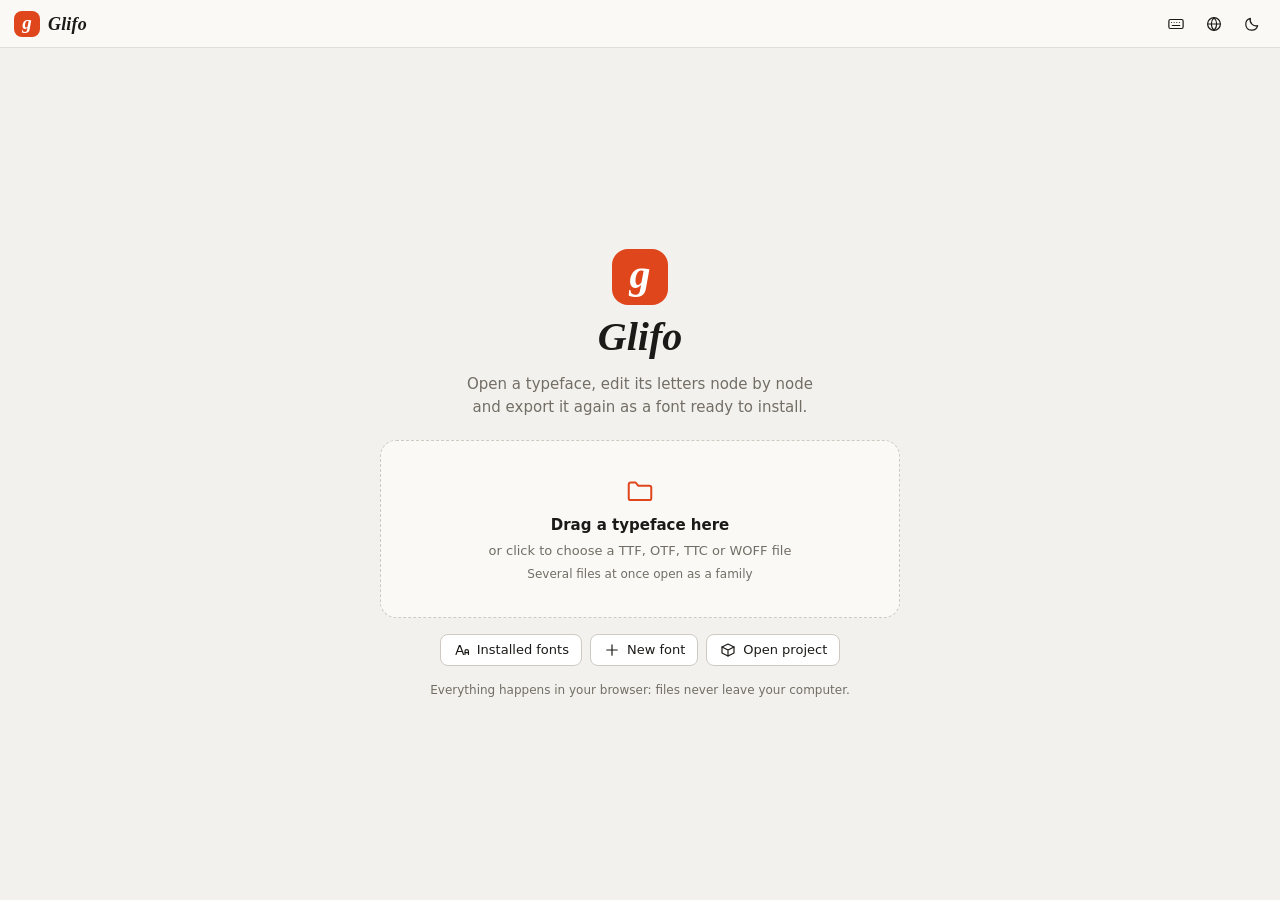
<file: index.html>
<!doctype html>
<html lang="es">
  <head>
    <meta http-equiv="Content-Security-Policy" content="default-src &#39;self&#39;; script-src &#39;self&#39; &#39;wasm-unsafe-eval&#39;; style-src &#39;self&#39;; img-src &#39;self&#39; data: blob:; font-src &#39;self&#39; data: blob:; connect-src &#39;self&#39;; worker-src &#39;self&#39; blob:; object-src &#39;none&#39;; base-uri &#39;self&#39;; form-action &#39;none&#39;">
    <meta name="referrer" content="no-referrer">

    <meta charset="UTF-8" />
    <meta name="viewport" content="width=device-width, initial-scale=1.0" />
    <meta name="color-scheme" content="light dark" />
    <meta name="description" content="Editor vectorial de tipografías: abre una fuente, edita sus glifos y vuelve a exportarla." />
    <link rel="icon" type="image/svg+xml" href="./favicon.svg" />
    <title>Glifo — editor de tipografías</title>
    <script type="module" crossorigin src="./assets/index-DFVMML_2.js"></script>
    <link rel="stylesheet" crossorigin href="./assets/index-tIXLV8lD.css">
  </head>
  <body>
    <div id="app"></div>
  </body>
</html>
</file>
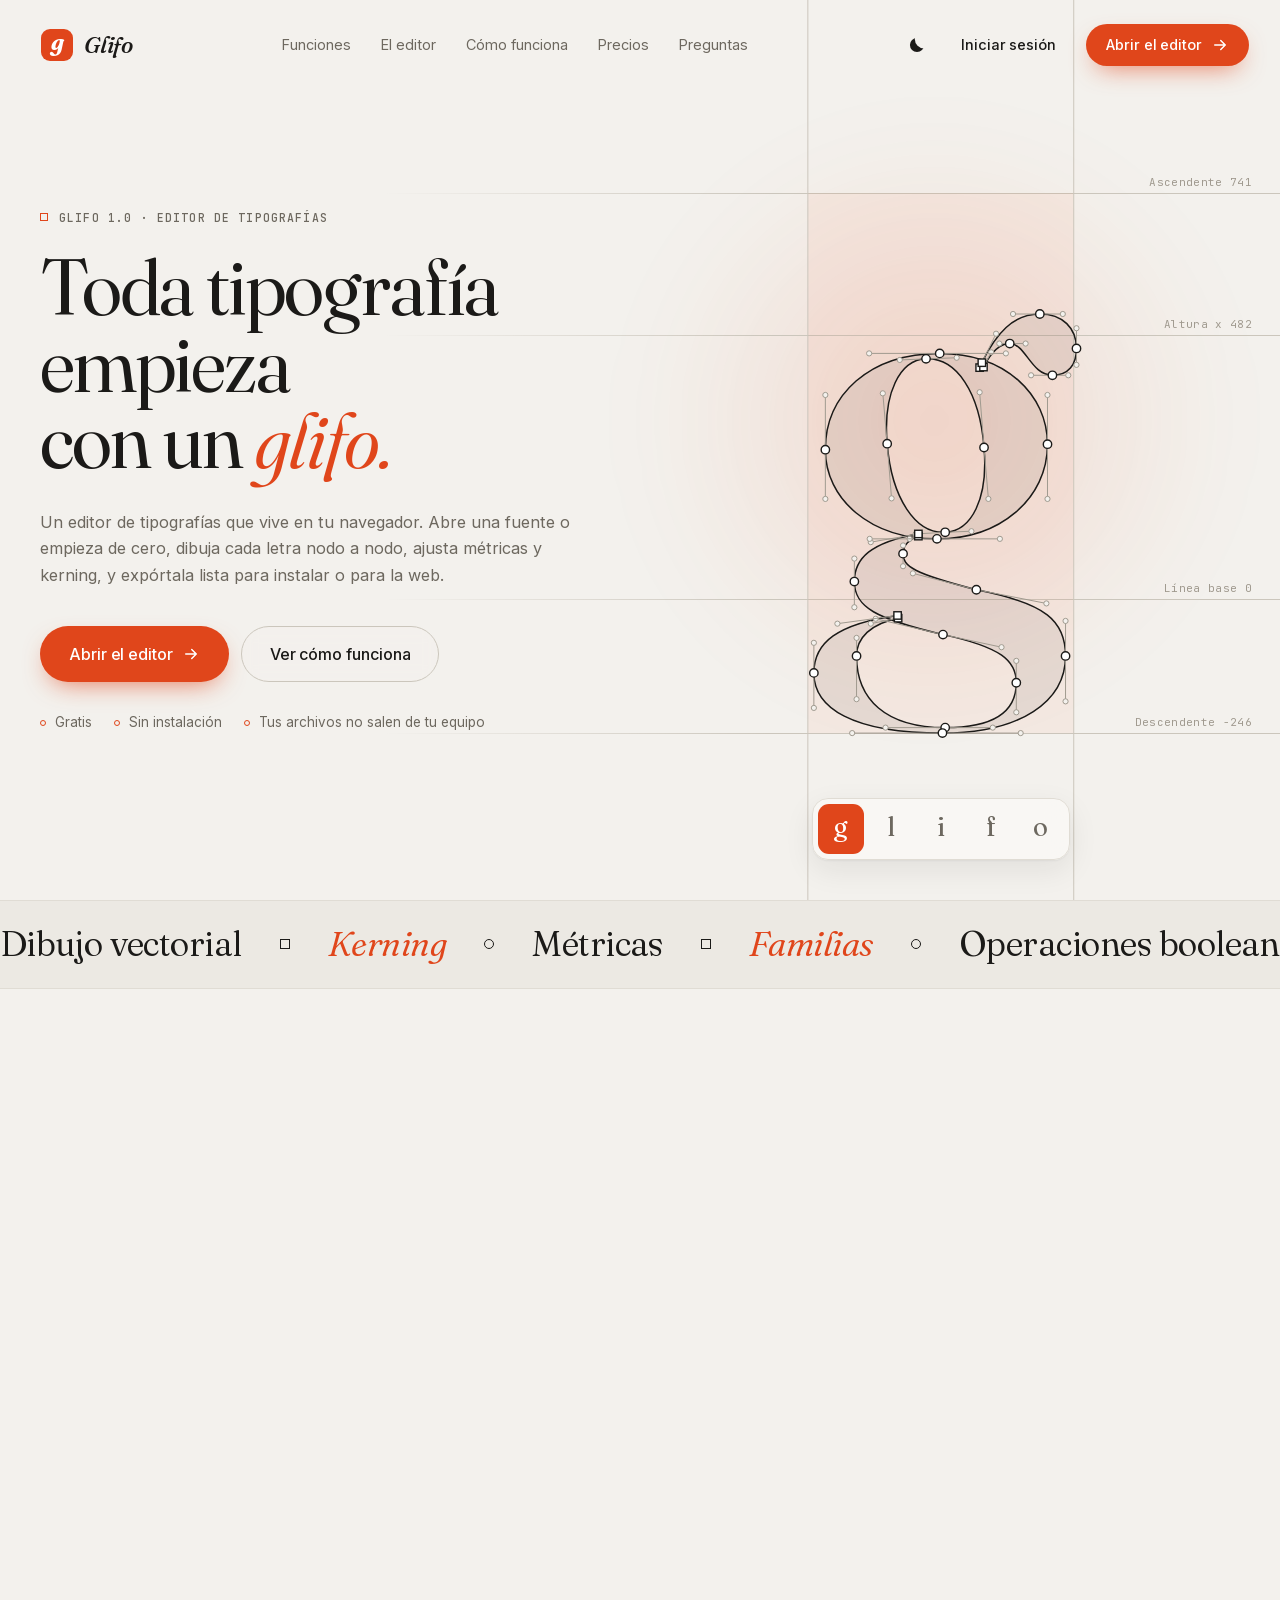
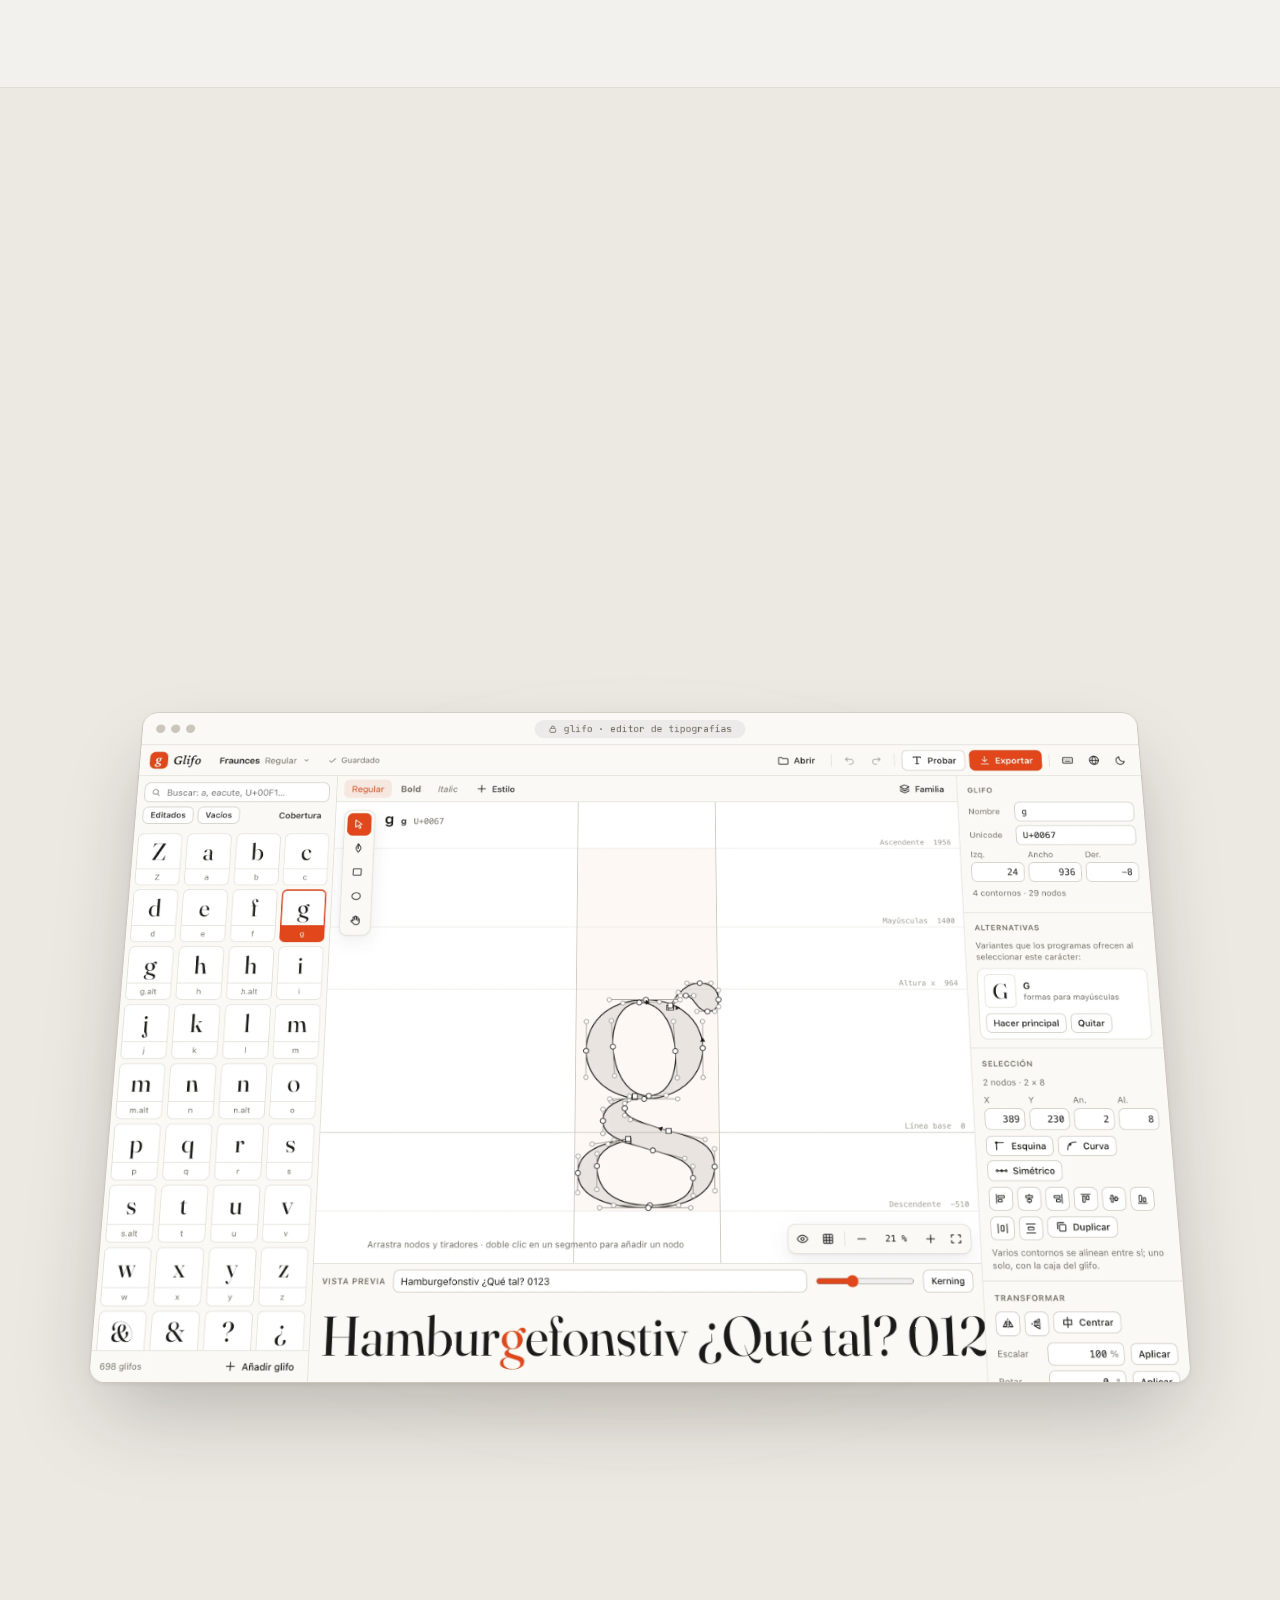
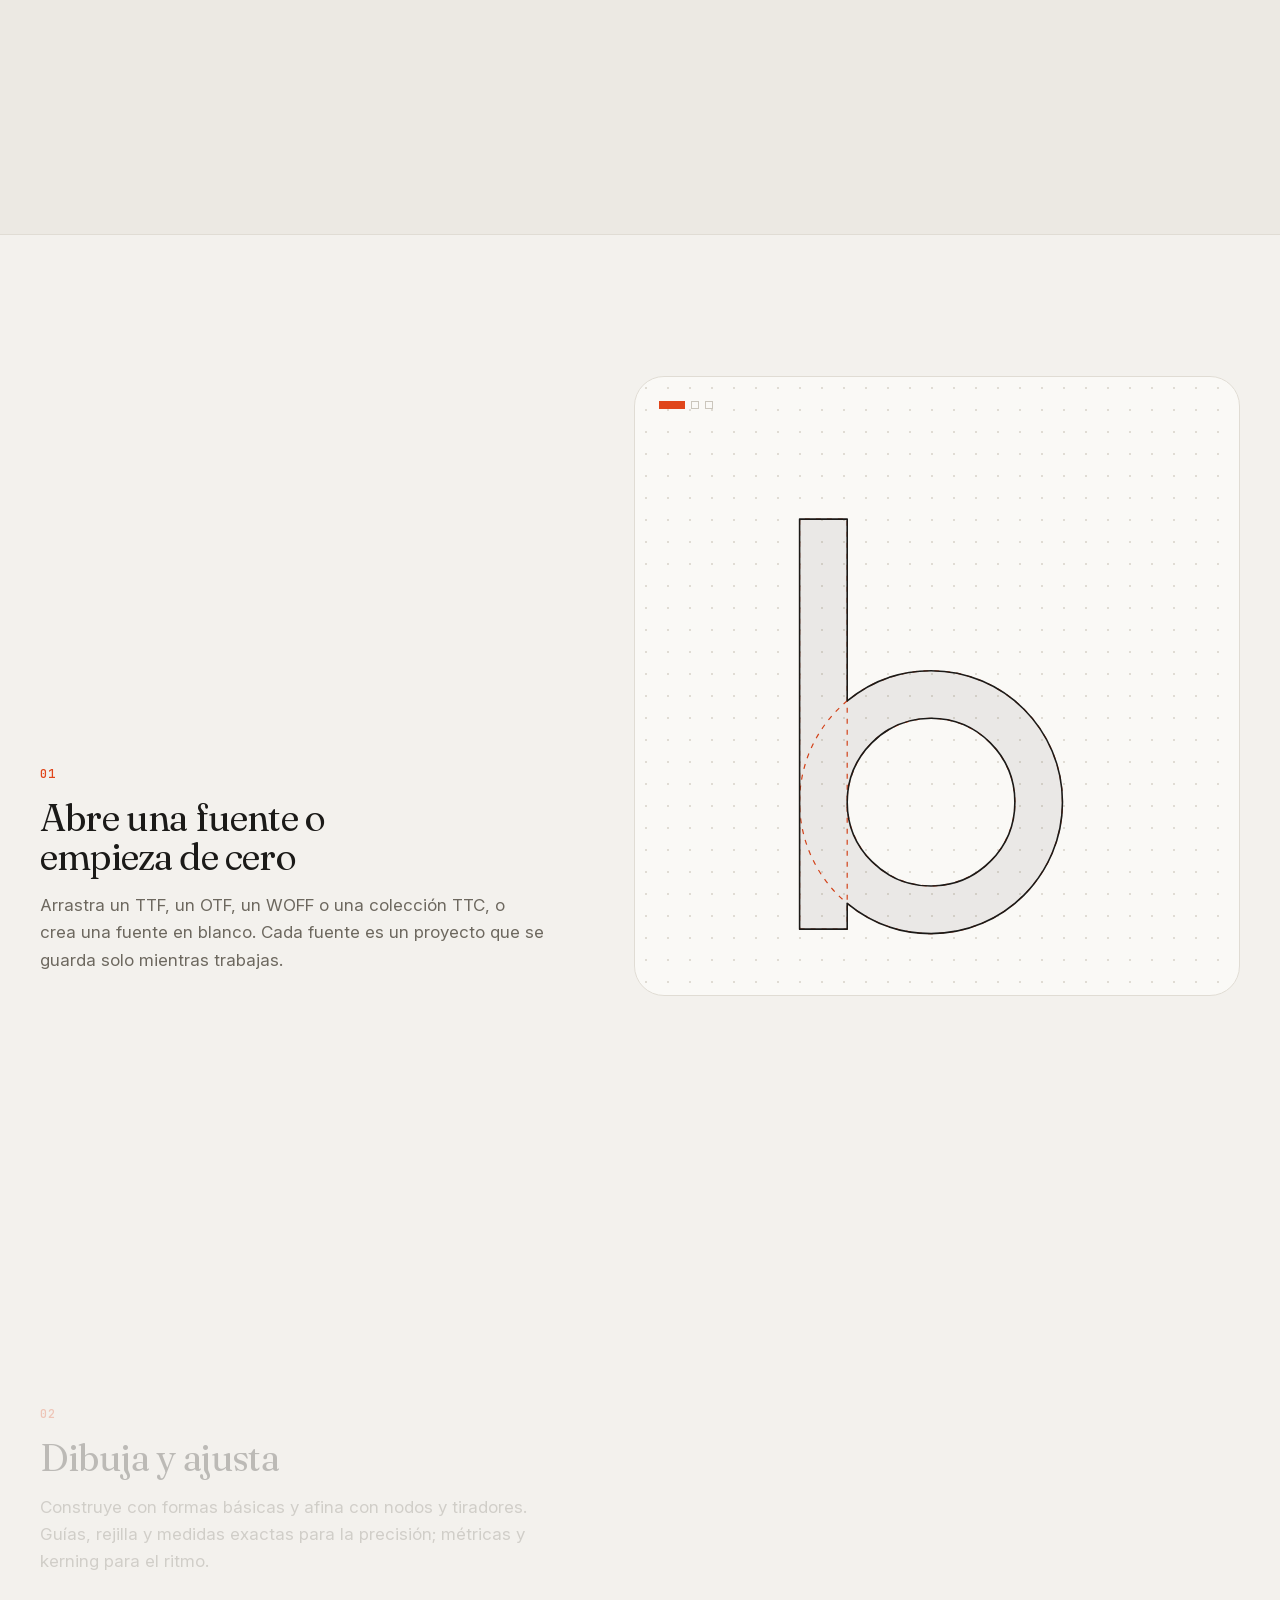
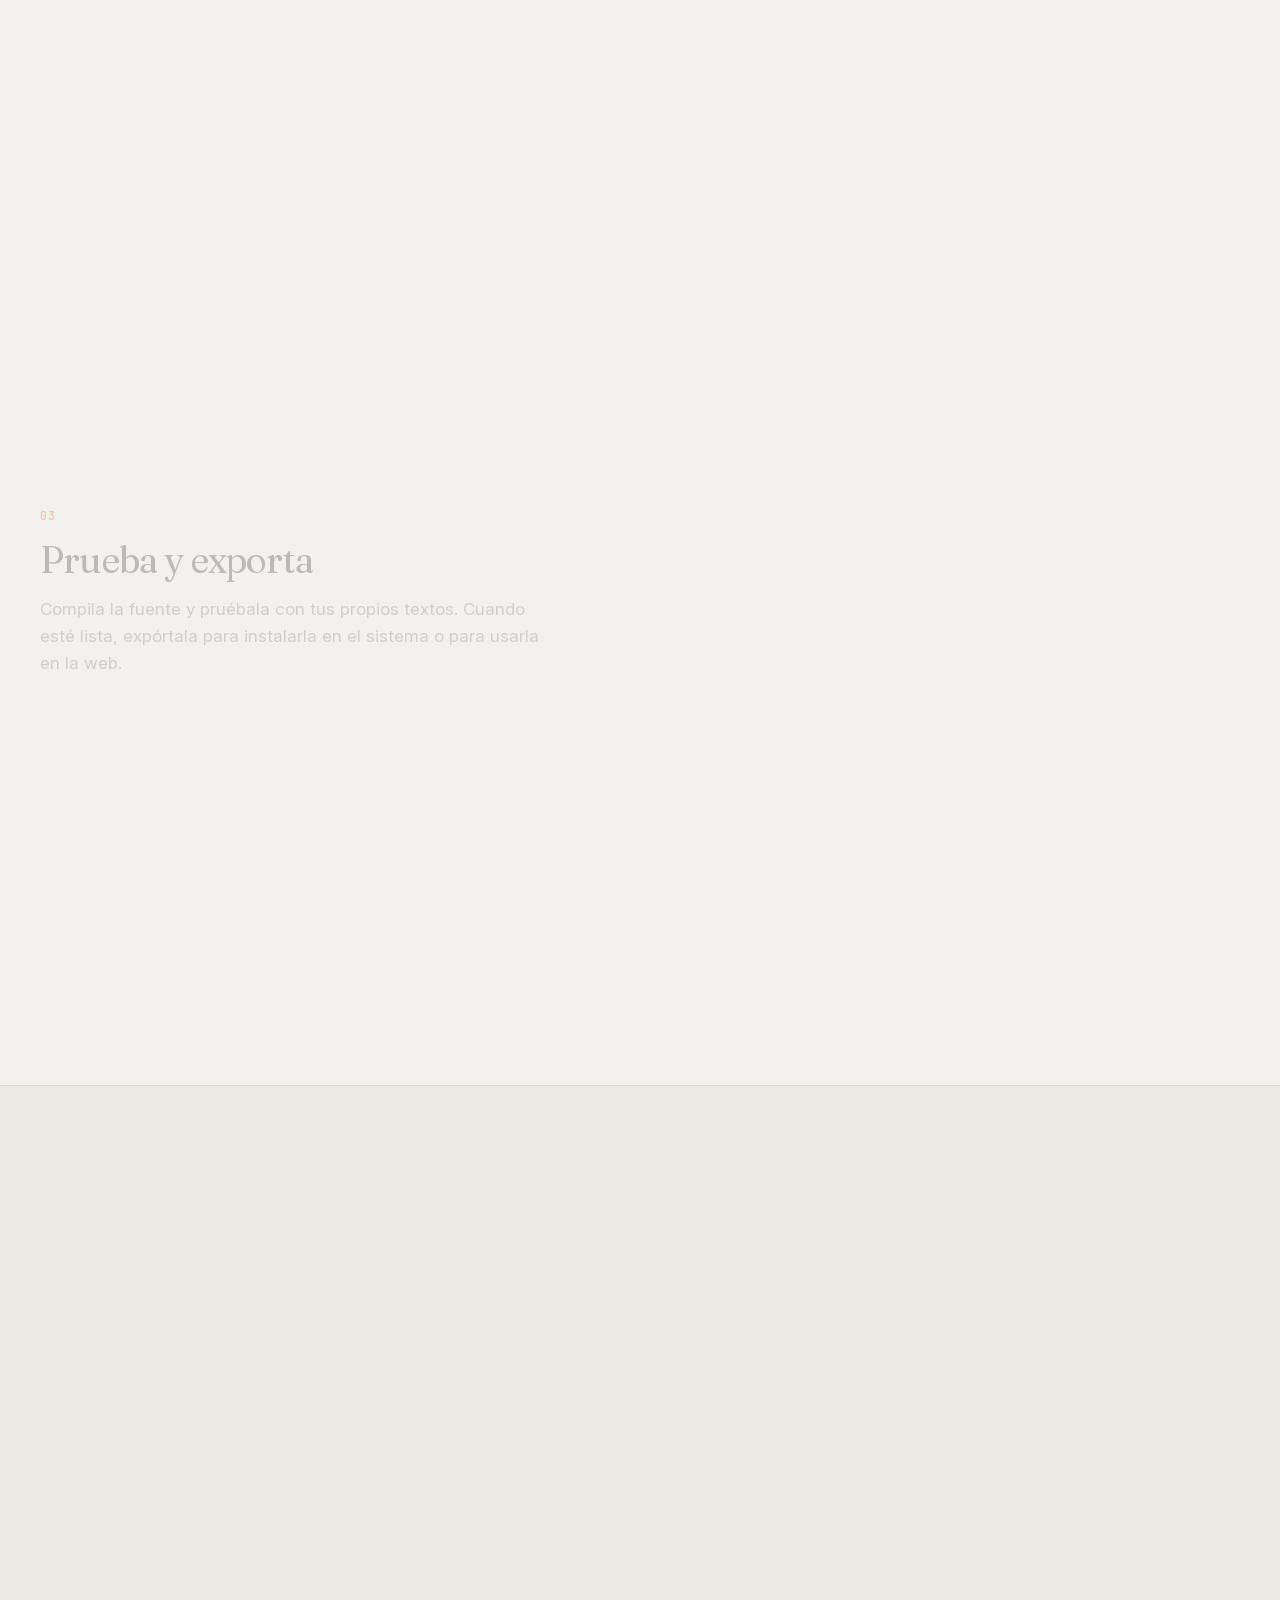
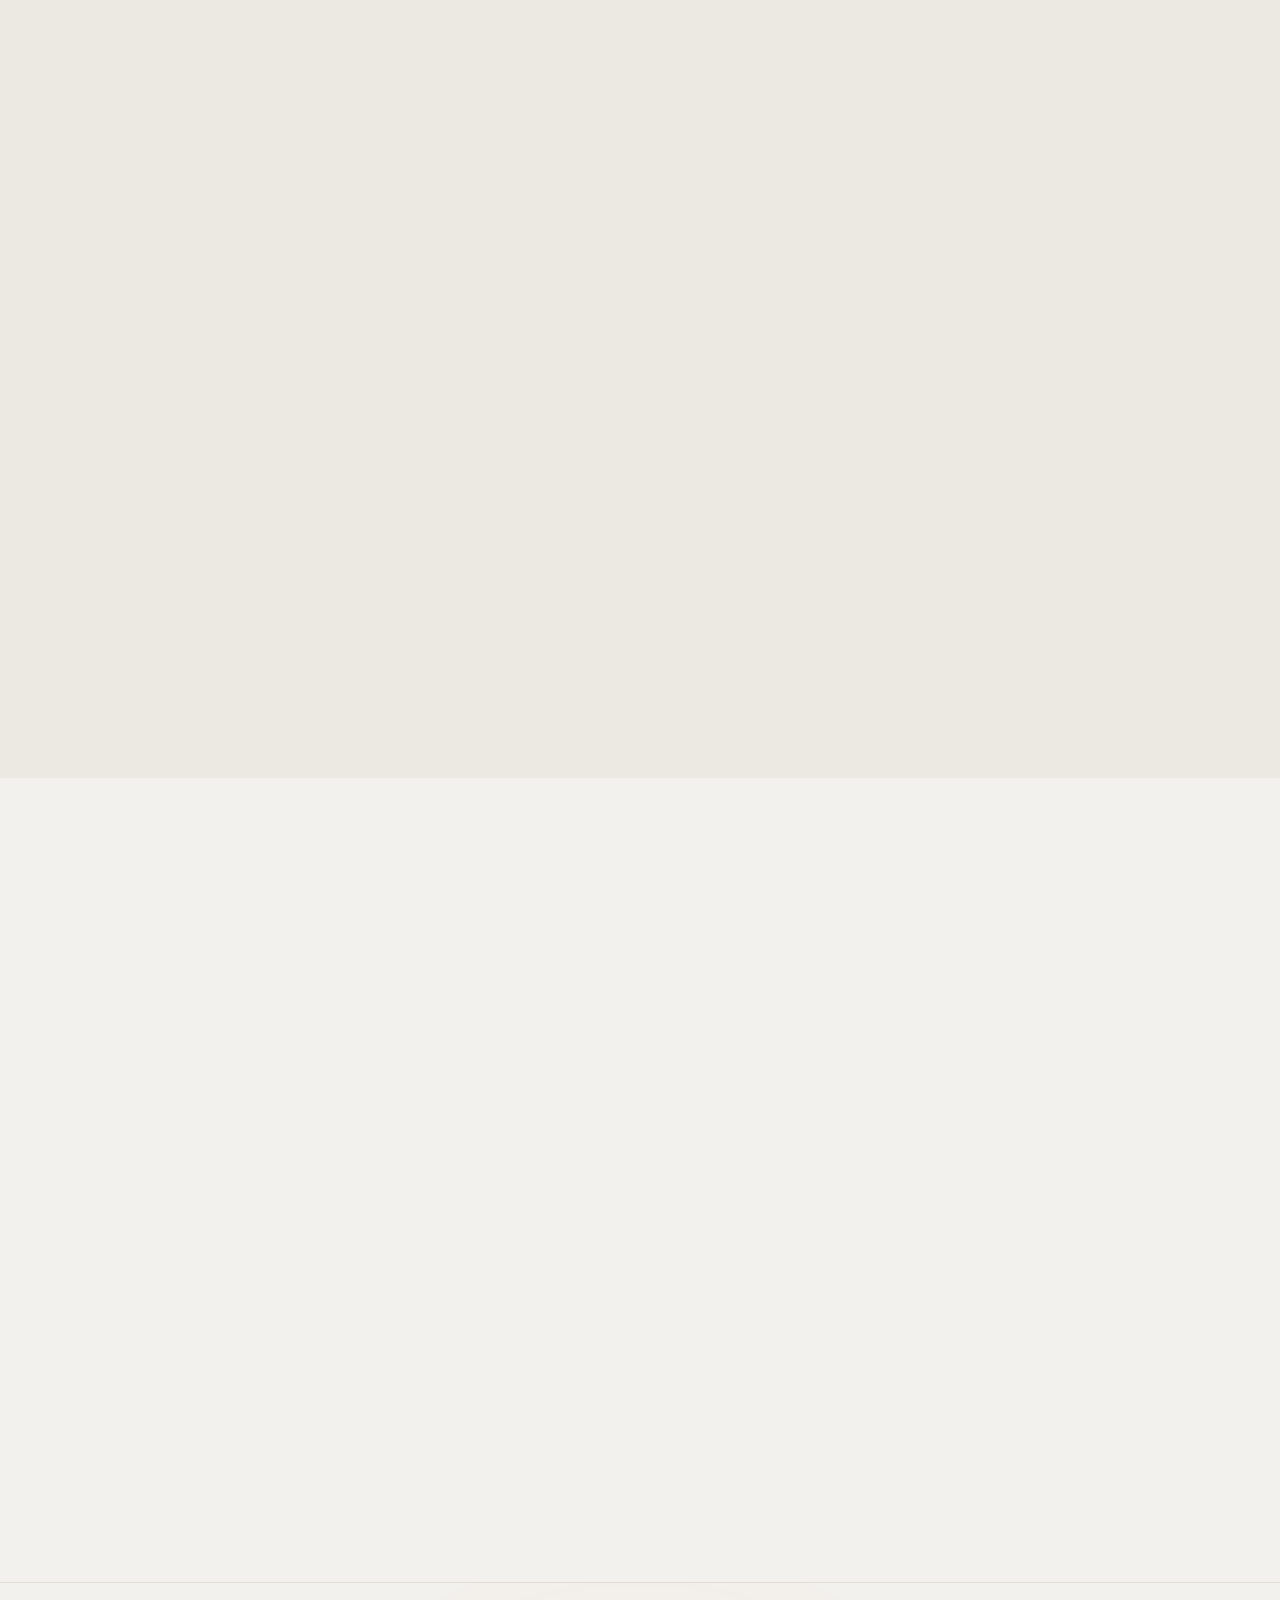
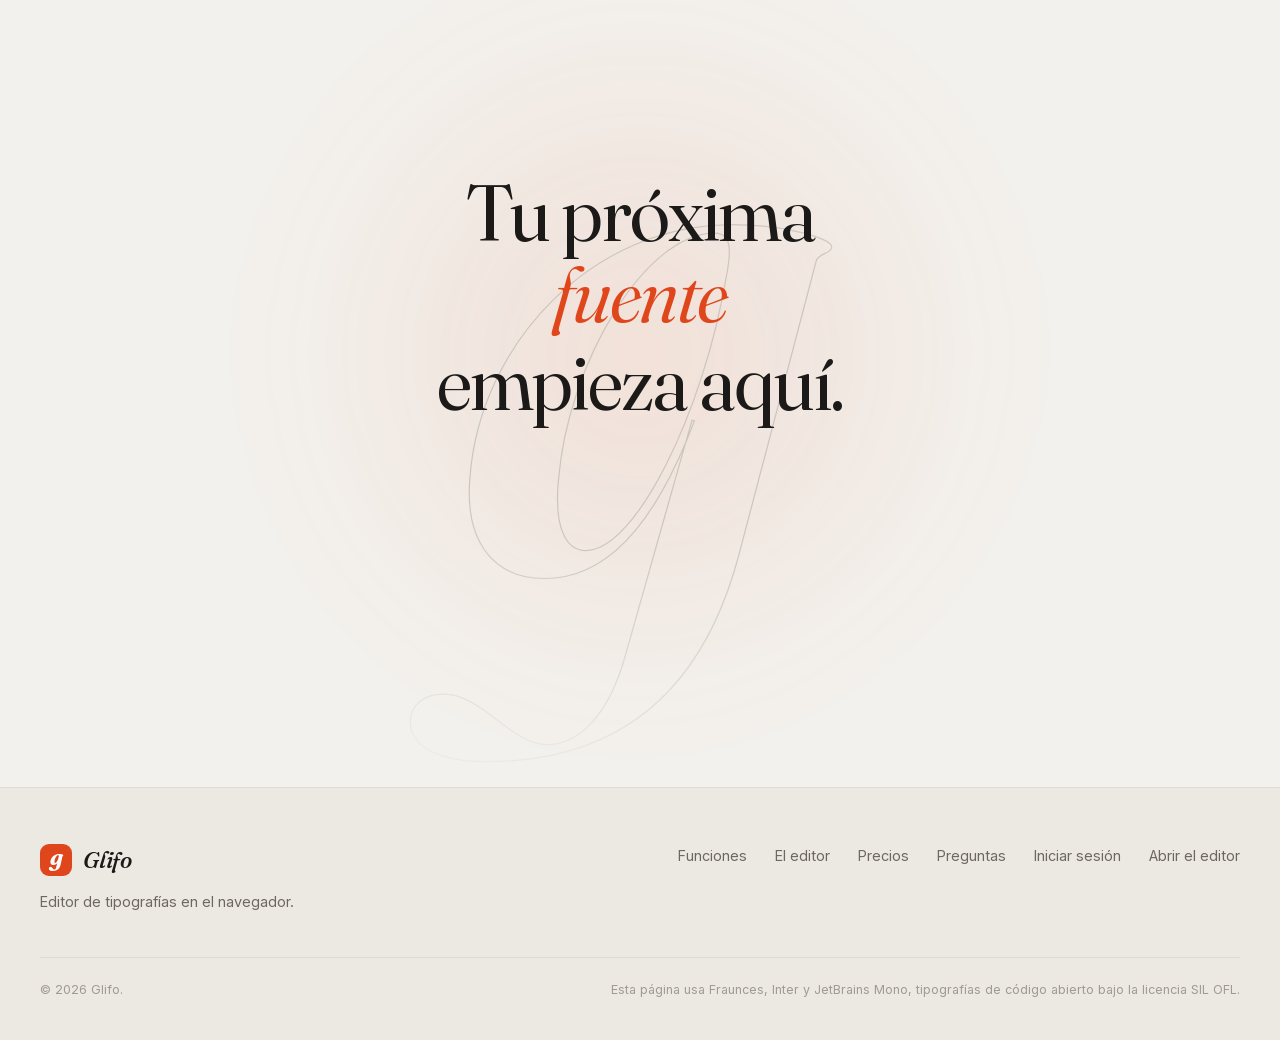
<file: web/index.html>
<!doctype html>
<html lang="es">
  <head>
    <meta charset="UTF-8" />
    <meta name="viewport" content="width=device-width, initial-scale=1.0" />
    <meta http-equiv="Content-Security-Policy" content="default-src 'self'; script-src 'self'; style-src 'self'; img-src 'self' data:; font-src 'self'; connect-src 'none'; object-src 'none'; base-uri 'self'; form-action 'self'" />
    <meta name="color-scheme" content="light dark" />
    <meta name="description" content="Glifo es un editor de tipografías que funciona en el navegador: dibuja cada letra nodo a nodo, ajusta métricas y kerning, y exporta la fuente lista para instalar o para la web." />
    <meta property="og:title" content="Glifo — editor de tipografías en el navegador" />
    <meta property="og:description" content="Dibuja cada letra nodo a nodo, ajusta métricas y kerning, y exporta la fuente lista para instalar o para la web." />
    <meta property="og:type" content="website" />
    <title>Glifo — editor de tipografías en el navegador</title>
    <link rel="icon" type="image/svg+xml" href="favicon.svg" />
    <link rel="stylesheet" href="css/styles.css" />
    <script src="js/boot.js"></script>
  </head>
  <body>
    <a class="skip" href="#contenido">Saltar al contenido</a>

    <!-- Filtro para fundir una palabra en otra (ver «.swap» en la hoja de estilos). -->
    <svg class="defs" aria-hidden="true" focusable="false">
      <defs>
        <filter id="fundido">
          <feColorMatrix in="SourceGraphic" type="matrix" values="1 0 0 0 0  0 1 0 0 0  0 0 1 0 0  0 0 0 255 -140" />
        </filter>
      </defs>
    </svg>

    <header class="nav" id="nav">
      <a class="brand" href="./" aria-label="Glifo, inicio">
        <span class="brand-mark" aria-hidden="true">g</span>
        <span class="brand-name">Glifo</span>
      </a>
      <nav class="nav-links" aria-label="Principal">
        <span class="nav-pill" aria-hidden="true"></span>
        <a href="#funciones">Funciones</a>
        <a href="#editor">El editor</a>
        <a href="#como">Cómo funciona</a>
        <a href="#precios">Precios</a>
        <a href="#preguntas">Preguntas</a>
      </nav>
      <div class="nav-actions">
        <button class="icon-btn theme-toggle" type="button" aria-label="Cambiar entre tema claro y oscuro">
          <svg viewBox="0 0 24 24" aria-hidden="true">
            <mask id="luna">
              <rect width="24" height="24" fill="#fff" />
              <circle class="theme-bite" cx="17" cy="8" r="6.5" fill="#000" />
            </mask>
            <circle class="theme-core" cx="12" cy="12" r="5" fill="currentColor" mask="url(#luna)" />
            <g class="theme-rays" fill="none" stroke="currentColor" stroke-width="1.8" stroke-linecap="round">
              <path d="M12 2.5v2M12 19.5v2M2.5 12h2M19.5 12h2M5.3 5.3l1.4 1.4M17.3 17.3l1.4 1.4M5.3 18.7l1.4-1.4M17.3 6.7l1.4-1.4" />
            </g>
          </svg>
        </button>
        <a class="btn btn-quiet nav-login" href="login.html">Iniciar sesión</a>
        <a class="btn btn-primary nav-cta" data-app href="#">
          <span>Abrir el editor</span>
          <svg class="btn-arrow" viewBox="0 0 24 24" aria-hidden="true"><path d="M5 12h14M13 6l6 6-6 6" /></svg>
        </a>
        <button class="icon-btn nav-burger" type="button" aria-label="Abrir el menú" aria-expanded="false" aria-controls="menu">
          <span></span><span></span>
        </button>
      </div>
    </header>

    <div class="menu" id="menu" hidden>
      <nav class="menu-links" aria-label="Menú">
        <a href="#funciones">Funciones</a>
        <a href="#editor">El editor</a>
        <a href="#como">Cómo funciona</a>
        <a href="#precios">Precios</a>
        <a href="#preguntas">Preguntas</a>
      </nav>
      <div class="menu-actions">
        <a class="btn btn-outline btn-lg" href="login.html">Iniciar sesión</a>
        <a class="btn btn-primary btn-lg" data-app href="#">Abrir el editor</a>
      </div>
    </div>

    <main id="contenido">
      <!-- ───────────────────────────── Portada ───────────────────────────── -->
      <section class="hero" id="inicio">
        <div class="hero-stage" id="stage">
          <svg class="stage-svg" aria-hidden="true" focusable="false"></svg>
          <div class="stage-readout" aria-hidden="true"></div>
          <div class="stage-hint" aria-hidden="true">
            <svg viewBox="0 0 24 24"><path d="M5 3l14 8-6.2 1.6L11 19z" /></svg>
            Arrastra un nodo
          </div>
          <div class="stage-strip" role="group" aria-label="Letra que se muestra"></div>
        </div>

        <div class="page hero-inner">
          <div class="hero-copy">
            <p class="eyebrow" data-reveal><span class="eyebrow-dot"></span>Glifo 1.0 · Editor de tipografías</p>
            <h1 class="display" data-split>Toda tipografía empieza con un <em>glifo.</em></h1>
            <p class="lead" data-reveal>
              Un editor de tipografías que vive en tu navegador. Abre una fuente o empieza de cero, dibuja cada letra
              nodo a nodo, ajusta métricas y kerning, y expórtala lista para instalar o para la web.
            </p>
            <div class="hero-actions" data-reveal>
              <a class="btn btn-primary btn-lg" data-app data-magnetic href="#">
                <span>Abrir el editor</span>
                <svg class="btn-arrow" viewBox="0 0 24 24" aria-hidden="true"><path d="M5 12h14M13 6l6 6-6 6" /></svg>
              </a>
              <a class="btn btn-outline btn-lg" href="#como">Ver cómo funciona</a>
            </div>
            <ul class="hero-facts" data-reveal>
              <li>Gratis</li>
              <li>Sin instalación</li>
              <li>Tus archivos no salen de tu equipo</li>
            </ul>
          </div>
        </div>
      </section>

      <!-- ───────────────────────────── Cinta ───────────────────────────── -->
      <div class="marquee" aria-hidden="true">
        <div class="marquee-track">
          <span>Dibujo vectorial</span><i class="mk-square"></i> <span><em>Kerning</em></span><i class="mk-round"></i> <span>Métricas</span
          ><i class="mk-square"></i> <span><em>Familias</em></span><i class="mk-round"></i> <span>Operaciones booleanas</span><i class="mk-square"></i>
          <span><em>Acentos</em></span><i class="mk-round"></i> <span>OTF · TTF · WOFF · WOFF2</span><i class="mk-square"></i>
          <span><em>Guías inteligentes</em></span><i class="mk-round"></i>
        </div>
      </div>

      <!-- ───────────────────────────── Funciones ───────────────────────────── -->
      <section class="section features" id="funciones">
        <div class="page">
          <header class="section-head">
            <p class="eyebrow" data-reveal><span class="eyebrow-dot"></span>Funciones</p>
            <h2 class="title" data-split>Un taller tipográfico completo, <em>sin instalar nada.</em></h2>
            <p class="section-lead" data-reveal>
              Todo lo que hace falta para llevar una letra del primer trazo a una fuente que se instala y se usa.
            </p>
          </header>

          <div class="bento">
            <article class="card card-draw" data-reveal data-spot>
              <div class="demo demo-draw" data-demo="draw" aria-hidden="true">
                <svg class="draw-svg" viewBox="0 0 560 400" preserveAspectRatio="xMidYMid meet"></svg>
                <div class="mini-tools">
                  <span><svg viewBox="0 0 24 24"><path d="M6 3.5l12 7.2-5.3 1.4-1.6 5.4z" /></svg></span>
                  <span class="is-on"><svg viewBox="0 0 24 24"><path d="M12 3l5 9-5 9-5-9zM12 3v9" /><circle cx="12" cy="13.5" r="1.4" /></svg></span>
                  <span><svg viewBox="0 0 24 24"><rect x="4.5" y="6.5" width="15" height="11" rx="1" /></svg></span>
                  <span><svg viewBox="0 0 24 24"><ellipse cx="12" cy="12" rx="8" ry="6" /></svg></span>
                </div>
                <div class="draw-readout"><span>a</span><span>U+0061</span><span class="draw-count">0 nodos</span></div>
              </div>
              <div class="card-body">
                <h3>Dibujo vectorial, nodo a nodo</h3>
                <p>Pluma, rectángulo y elipse; nodos de esquina, de curva y simétricos; tiradores que responden como esperas. Cada paso se puede deshacer y rehacer.</p>
              </div>
            </article>

            <article class="card card-bool" data-reveal data-spot>
              <div class="demo demo-bool" data-demo="bool">
                <svg viewBox="-180 -112 360 224" aria-hidden="true">
                  <circle class="bool-src" cx="-52" cy="0" r="88" />
                  <circle class="bool-src" cx="52" cy="0" r="88" />
                  <path class="bool-result" />
                </svg>
                <div class="seg" role="group" aria-label="Operación">
                  <span class="seg-pill" aria-hidden="true"></span>
                  <button type="button" data-op="unite" aria-pressed="true">Unión</button>
                  <button type="button" data-op="subtract" aria-pressed="false">Restar</button>
                  <button type="button" data-op="intersect" aria-pressed="false">Intersecar</button>
                </div>
              </div>
              <div class="card-body">
                <h3>Formas que se combinan</h3>
                <p>Unión, resta e intersección para construir letras a partir de piezas simples.</p>
              </div>
            </article>

            <article class="card card-kern" data-reveal data-spot>
              <div class="demo demo-kern" data-demo="kern">
                <div class="kern-word" aria-hidden="true">
                  <span>A</span><span class="kern-right">V<i class="kern-caret"></i></span><span class="kern-rest">A</span>
                </div>
                <label class="kern-control">
                  <span class="kern-pair">A V</span>
                  <input type="range" min="-180" max="80" value="-60" step="1" aria-label="Kerning entre la A y la V" />
                  <output>−60</output>
                </label>
              </div>
              <div class="card-body">
                <h3>Kerning a la vista</h3>
                <p>Haz clic entre dos letras y ajusta su espacio viendo el resultado. Se exporta dentro de la fuente.</p>
              </div>
            </article>

            <article class="card card-guides" data-reveal data-spot>
              <div class="demo demo-guides" aria-hidden="true">
                <svg viewBox="0 0 320 200">
                  <g class="guide-grid">
                    <path d="M0 40h320M0 80h320M0 120h320M0 160h320M40 0v200M80 0v200M120 0v200M160 0v200M200 0v200M240 0v200M280 0v200" />
                  </g>
                  <rect class="guide-fixed" x="56" y="52" width="72" height="96" rx="2" />
                  <line class="guide-line guide-h" x1="20" y1="52" x2="300" y2="52" />
                  <line class="guide-line guide-h2" x1="20" y1="148" x2="300" y2="148" />
                  <g class="guide-mover">
                    <rect x="184" y="52" width="72" height="96" rx="36" />
                    <rect class="guide-node" x="216.5" y="48.5" width="7" height="7" />
                    <rect class="guide-node" x="216.5" y="144.5" width="7" height="7" />
                    <path class="guide-cursor" d="M232 104l14 8-6.2 1.6L238 120z" />
                  </g>
                </svg>
              </div>
              <div class="card-body">
                <h3>Guías que ajustan solas</h3>
                <p>Rejilla configurable y guías inteligentes: lo que mueves encaja con los demás nodos y con las líneas de métricas.</p>
              </div>
            </article>

            <article class="card card-accent" data-reveal data-spot>
              <div class="demo demo-accent" data-demo="accent" aria-hidden="true">
                <div class="accent-glyph"><span class="accent-base">á</span><span class="accent-mark">á</span></div>
                <p class="accent-formula"><b>a</b><i>+</i><b>´</b><i>=</i><b class="accent-result">á</b></p>
              </div>
              <div class="card-body">
                <h3>Acentos en un clic</h3>
                <p>La «á» se compone con la «a» y su acento. Una a una o todas a la vez, con la cobertura del español a la vista.</p>
              </div>
            </article>

            <article class="card card-family" data-reveal data-spot>
              <div class="demo demo-family" data-demo="family">
                <div class="family-sample" aria-hidden="true">Aa</div>
                <div class="seg" role="group" aria-label="Estilo">
                  <span class="seg-pill" aria-hidden="true"></span>
                  <button type="button" data-weight="250" aria-pressed="false">Fina</button>
                  <button type="button" data-weight="420" aria-pressed="true">Regular</button>
                  <button type="button" data-weight="780" aria-pressed="false">Negrita</button>
                </div>
              </div>
              <div class="card-body">
                <h3>Familias completas</h3>
                <p>Cada estilo en su pestaña. Los nuevos nacen de una copia más gruesa, más fina o inclinada de otro.</p>
              </div>
            </article>

            <article class="card card-export" data-reveal data-spot>
              <div class="demo demo-export" data-demo="export" aria-hidden="true">
                <ul class="formats">
                  <li><b>.otf</b><span>Para instalar</span></li>
                  <li><b>.ttf</b><span>Para instalar</span></li>
                  <li><b>.woff2</b><span>Para la web</span></li>
                  <li><b>.woff</b><span>Para la web</span></li>
                </ul>
                <div class="export-pill">
                  <span class="export-label">Exportar</span>
                  <svg class="export-ring" viewBox="0 0 40 40"><circle cx="20" cy="20" r="15" /></svg>
                  <svg class="export-check" viewBox="0 0 24 24"><path d="M5 12.5l4.5 4.5L19 7.5" /></svg>
                </div>
              </div>
              <div class="card-body">
                <h3>Exporta para instalar o para la web</h3>
                <p>OTF y TTF para el sistema y los programas de diseño; WOFF2 y WOFF para páginas web. Una familia se exporta entera, en un .zip con un archivo por estilo.</p>
              </div>
            </article>

            <article class="card card-private" data-reveal data-spot>
              <div class="demo demo-private" aria-hidden="true">
                <div class="private-rings"><span></span><span></span><span></span></div>
                <svg class="private-lock" viewBox="0 0 24 24"><rect x="5" y="10.5" width="14" height="10" rx="2.5" /><path d="M8.5 10.5V7.5a3.5 3.5 0 0 1 7 0v3" /></svg>
                <p class="private-stat"><b>0</b> archivos enviados</p>
              </div>
              <div class="card-body">
                <h3>Tus fuentes se quedan contigo</h3>
                <p>Todo ocurre en tu equipo: los archivos que abres no se envían a ningún servidor. Los proyectos se guardan solos en el navegador.</p>
              </div>
            </article>
          </div>
        </div>
      </section>

      <!-- ───────────────────────────── El editor ───────────────────────────── -->
      <section class="section showcase" id="editor">
        <div class="page">
          <header class="section-head section-head-center">
            <p class="eyebrow" data-reveal><span class="eyebrow-dot"></span>El editor</p>
            <h2 class="title" data-split>Lo que ves es <em>lo que exportas.</em></h2>
            <p class="section-lead" data-reveal>Capturas reales de Glifo trabajando con una familia de tres estilos.</p>
          </header>

          <div class="shots" data-shots>
            <div class="shots-tabs" role="tablist" aria-label="Vistas del editor" data-reveal>
              <span class="seg-pill" aria-hidden="true"></span>
              <button type="button" role="tab" id="tab-editor" aria-controls="shot-editor" aria-selected="true">Dibujar</button>
              <button type="button" role="tab" id="tab-kerning" aria-controls="shot-kerning" aria-selected="false" tabindex="-1">Kerning</button>
              <button type="button" role="tab" id="tab-probar" aria-controls="shot-probar" aria-selected="false" tabindex="-1">Probar</button>
              <button type="button" role="tab" id="tab-exportar" aria-controls="shot-exportar" aria-selected="false" tabindex="-1">Exportar</button>
            </div>

            <div class="browser-wrap">
              <div class="browser" data-tilt>
                <div class="browser-bar" aria-hidden="true">
                  <span></span><span></span><span></span>
                  <div class="browser-url">
                    <svg viewBox="0 0 24 24"><rect x="5" y="10.5" width="14" height="10" rx="2.5" /><path d="M8.5 10.5V7.5a3.5 3.5 0 0 1 7 0v3" /></svg>
                    glifo · editor de tipografías
                  </div>
                </div>
                <div class="browser-view">
                  <figure class="shot is-active" id="shot-editor" role="tabpanel" aria-labelledby="tab-editor">
                    <img class="only-dark" src="img/editor-dark.webp" width="2880" height="1800" alt="El editor de Glifo con la letra g abierta: sus nodos y tiradores, la rejilla de glifos y el panel de propiedades." />
                    <img class="only-light" src="img/editor-light.webp" width="2880" height="1800" alt="El editor de Glifo con la letra g abierta: sus nodos y tiradores, la rejilla de glifos y el panel de propiedades." />
                  </figure>
                  <figure class="shot" id="shot-kerning" role="tabpanel" aria-labelledby="tab-kerning" hidden>
                    <img class="only-dark" src="img/kerning-dark.webp" width="2880" height="1800" loading="lazy" alt="El modo de kerning: la pareja A V seleccionada en la vista previa y su ajuste en unidades." />
                    <img class="only-light" src="img/kerning-light.webp" width="2880" height="1800" loading="lazy" alt="El modo de kerning: la pareja A V seleccionada en la vista previa y su ajuste en unidades." />
                  </figure>
                  <figure class="shot" id="shot-probar" role="tabpanel" aria-labelledby="tab-probar" hidden>
                    <img class="only-dark" src="img/probar-dark.webp" width="2880" height="1800" loading="lazy" alt="La prueba de la fuente compilada, comparando los estilos Regular, Bold e Italic con el mismo texto." />
                    <img class="only-light" src="img/probar-light.webp" width="2880" height="1800" loading="lazy" alt="La prueba de la fuente compilada, comparando los estilos Regular, Bold e Italic con el mismo texto." />
                  </figure>
                  <figure class="shot" id="shot-exportar" role="tabpanel" aria-labelledby="tab-exportar" hidden>
                    <img class="only-dark" src="img/exportar-dark.webp" width="2880" height="1800" loading="lazy" alt="El diálogo de exportación: toda la familia o un estilo, en OTF, TTF, WOFF2 o WOFF." />
                    <img class="only-light" src="img/exportar-light.webp" width="2880" height="1800" loading="lazy" alt="El diálogo de exportación: toda la familia o un estilo, en OTF, TTF, WOFF2 o WOFF." />
                  </figure>
                </div>
              </div>
              <div class="browser-glow" aria-hidden="true"></div>
            </div>

            <p class="shots-caption" aria-live="polite" data-reveal></p>
          </div>

          <dl class="stats">
            <div class="stat" data-reveal>
              <dt><span data-count="4">4</span></dt>
              <dd>formatos de exportación: OTF, TTF, WOFF y WOFF2</dd>
            </div>
            <div class="stat" data-reveal>
              <dt><span data-count="84">84</span><small>ms</small></dt>
              <dd>para abrir una fuente de 14.823 glifos, medido en nuestras pruebas</dd>
            </div>
            <div class="stat" data-reveal>
              <dt><span data-count="484">484</span></dt>
              <dd>comprobaciones automáticas respaldan la versión 1.0</dd>
            </div>
            <div class="stat" data-reveal>
              <dt><span data-count="0">0</span></dt>
              <dd>archivos enviados a servidores: todo ocurre en tu equipo</dd>
            </div>
          </dl>
        </div>
      </section>

      <!-- ───────────────────────────── Cómo funciona ───────────────────────────── -->
      <section class="section how" id="como">
        <div class="page how-grid">
          <div class="how-steps">
            <header class="section-head">
              <p class="eyebrow" data-reveal><span class="eyebrow-dot"></span>Cómo funciona</p>
              <h2 class="title" data-split>De unas formas simples a <em>una fuente.</em></h2>
            </header>
            <article class="how-step is-active" data-step="0">
              <span class="how-num">01</span>
              <h3>Abre una fuente o empieza de cero</h3>
              <p>Arrastra un TTF, un OTF, un WOFF o una colección TTC, o crea una fuente en blanco. Cada fuente es un proyecto que se guarda solo mientras trabajas.</p>
            </article>
            <article class="how-step" data-step="1">
              <span class="how-num">02</span>
              <h3>Dibuja y ajusta</h3>
              <p>Construye con formas básicas y afina con nodos y tiradores. Guías, rejilla y medidas exactas para la precisión; métricas y kerning para el ritmo.</p>
            </article>
            <article class="how-step" data-step="2">
              <span class="how-num">03</span>
              <h3>Prueba y exporta</h3>
              <p>Compila la fuente y pruébala con tus propios textos. Cuando esté lista, expórtala para instalarla en el sistema o para usarla en la web.</p>
            </article>
          </div>

          <div class="how-visual" aria-hidden="true">
            <div class="how-sticky">
              <div class="how-canvas">
                <svg class="how-svg" viewBox="-360 -420 720 720" preserveAspectRatio="xMidYMid meet"></svg>
                <div class="how-file">
                  <div class="how-file-icon"><span>b</span></div>
                  <div class="how-file-text"><b>MiTipografía-Regular.otf</b><span>Lista para instalar</span></div>
                  <svg viewBox="0 0 24 24"><path d="M5 12.5l4.5 4.5L19 7.5" /></svg>
                </div>
                <ol class="how-dots"><li class="is-active"></li><li></li><li></li></ol>
              </div>
            </div>
          </div>
        </div>
      </section>

      <!-- ───────────────────────────── Precios ───────────────────────────── -->
      <section class="section pricing" id="precios">
        <div class="page">
          <header class="section-head section-head-center">
            <p class="eyebrow" data-reveal><span class="eyebrow-dot"></span>Precios</p>
            <h2 class="title" data-split>Empieza gratis. <em>Crece cuando lo necesites.</em></h2>
            <p class="section-lead" data-reveal>El editor completo no cuesta nada. Los planes de pago añaden la nube y el trabajo en equipo.</p>
          </header>

          <div class="billing" data-reveal>
            <div class="seg seg-lg" role="group" aria-label="Periodo de facturación">
              <span class="seg-pill" aria-hidden="true"></span>
              <button type="button" data-billing="monthly" aria-pressed="true">Mensual</button>
              <button type="button" data-billing="annual" aria-pressed="false">Anual</button>
            </div>
            <span class="billing-note"></span>
          </div>

          <div class="plans" id="plans"></div>
          <p class="pricing-foot" data-reveal>
            Hoy el editor completo es gratuito. Los planes de pago se activarán junto con las cuentas de usuario; hasta entonces no se cobra nada.
          </p>
        </div>
      </section>

      <!-- ───────────────────────────── Preguntas ───────────────────────────── -->
      <section class="section faq" id="preguntas">
        <div class="page faq-grid">
          <header class="section-head">
            <p class="eyebrow" data-reveal><span class="eyebrow-dot"></span>Preguntas</p>
            <h2 class="title" data-split>Lo que suele <em>preguntarse.</em></h2>
          </header>
          <div class="faq-list">
            <div class="faq-item" data-reveal>
              <h3><button type="button" aria-expanded="false" aria-controls="faq-1" id="faq-b1">¿Tengo que instalar algo?<span class="faq-icon" aria-hidden="true"></span></button></h3>
              <div class="faq-panel" id="faq-1" role="region" aria-labelledby="faq-b1"><div><p>No. Glifo se abre en el navegador y funciona desde el primer momento, sin instalación y sin crear una cuenta.</p></div></div>
            </div>
            <div class="faq-item" data-reveal>
              <h3><button type="button" aria-expanded="false" aria-controls="faq-2" id="faq-b2">¿Dónde se guardan mis proyectos?<span class="faq-icon" aria-hidden="true"></span></button></h3>
              <div class="faq-panel" id="faq-2" role="region" aria-labelledby="faq-b2"><div><p>En tu navegador, solos, poco después de cada cambio. Para tener una copia fuera del navegador o llevar el trabajo a otro equipo, cada proyecto se exporta a un archivo <code>.glifo</code>.</p></div></div>
            </div>
            <div class="faq-item" data-reveal>
              <h3><button type="button" aria-expanded="false" aria-controls="faq-3" id="faq-b3">¿De quién son las tipografías que hago?<span class="faq-icon" aria-hidden="true"></span></button></h3>
              <div class="faq-panel" id="faq-3" role="region" aria-labelledby="faq-b3"><div><p>Tuyas. Conservas todos los derechos sobre tus diseños. No se publican ni se usan para entrenar modelos de inteligencia artificial.</p></div></div>
            </div>
            <div class="faq-item" data-reveal>
              <h3><button type="button" aria-expanded="false" aria-controls="faq-4" id="faq-b4">¿Qué archivos puedo abrir y exportar?<span class="faq-icon" aria-hidden="true"></span></button></h3>
              <div class="faq-panel" id="faq-4" role="region" aria-labelledby="faq-b4"><div><p>Se abren fuentes TTF, OTF, WOFF y colecciones TTC, además de dibujos SVG. Se exporta en OTF y TTF para instalar, y en WOFF2 y WOFF para la web. De una fuente variable se elige una instancia y se trabaja con ella como fuente estática.</p></div></div>
            </div>
            <div class="faq-item" data-reveal>
              <h3><button type="button" aria-expanded="false" aria-controls="faq-5" id="faq-b5">¿Puedo editar una fuente que ya existe?<span class="faq-icon" aria-hidden="true"></span></button></h3>
              <div class="faq-panel" id="faq-5" role="region" aria-labelledby="faq-b5"><div><p>Sí, siempre que su licencia lo permita. Al exportar, Glifo conserva lo que no has tocado y avisa de lo que una fuente original trae y no puede mantener, como el ajuste fino a los píxeles.</p></div></div>
            </div>
            <div class="faq-item" data-reveal>
              <h3><button type="button" aria-expanded="false" aria-controls="faq-6" id="faq-b6">¿En qué idiomas está?<span class="faq-icon" aria-hidden="true"></span></button></h3>
              <div class="faq-panel" id="faq-6" role="region" aria-labelledby="faq-b6"><div><p>En español y en inglés. El idioma se cambia desde la barra superior del editor.</p></div></div>
            </div>
          </div>
        </div>
      </section>

      <!-- ───────────────────────────── Cierre ───────────────────────────── -->
      <section class="closing">
        <div class="closing-glyph" aria-hidden="true"><svg viewBox="-420 -820 840 1160" preserveAspectRatio="xMidYMid meet"></svg></div>
        <div class="page closing-inner">
          <h2 class="display closing-title">
            Tu próxima
            <span class="swap" data-swap="fuente,marca,letra,idea"><span class="swap-a">fuente</span><span class="swap-b" aria-hidden="true"></span></span>
            empieza aquí.
          </h2>
          <p class="lead" data-reveal>Abre el editor y dibuja tu primer glifo. Sin instalar nada y sin crear una cuenta.</p>
          <div class="hero-actions" data-reveal>
            <a class="btn btn-primary btn-lg" data-app data-magnetic href="#">
              <span>Abrir el editor</span>
              <svg class="btn-arrow" viewBox="0 0 24 24" aria-hidden="true"><path d="M5 12h14M13 6l6 6-6 6" /></svg>
            </a>
            <a class="btn btn-outline btn-lg" href="login.html">Iniciar sesión</a>
          </div>
        </div>
      </section>
    </main>

    <footer class="footer">
      <div class="page footer-inner">
        <div class="footer-brand">
          <a class="brand" href="./" aria-label="Glifo, inicio">
            <span class="brand-mark" aria-hidden="true">g</span>
            <span class="brand-name">Glifo</span>
          </a>
          <p>Editor de tipografías en el navegador.</p>
        </div>
        <nav class="footer-links" aria-label="Pie de página">
          <a href="#funciones">Funciones</a>
          <a href="#editor">El editor</a>
          <a href="#precios">Precios</a>
          <a href="#preguntas">Preguntas</a>
          <a href="login.html">Iniciar sesión</a>
          <a data-app href="#">Abrir el editor</a>
        </nav>
      </div>
      <div class="page footer-legal">
        <p>© <span data-year>2026</span> Glifo.</p>
        <p>Esta página usa Fraunces, Inter y JetBrains Mono, tipografías de código abierto bajo la licencia SIL OFL.</p>
      </div>
    </footer>

    <script src="js/config.js"></script>
    <script src="js/glyphs.js"></script>
    <script src="js/morph.js"></script>
    <script src="js/main.js"></script>
  </body>
</html>
</file>
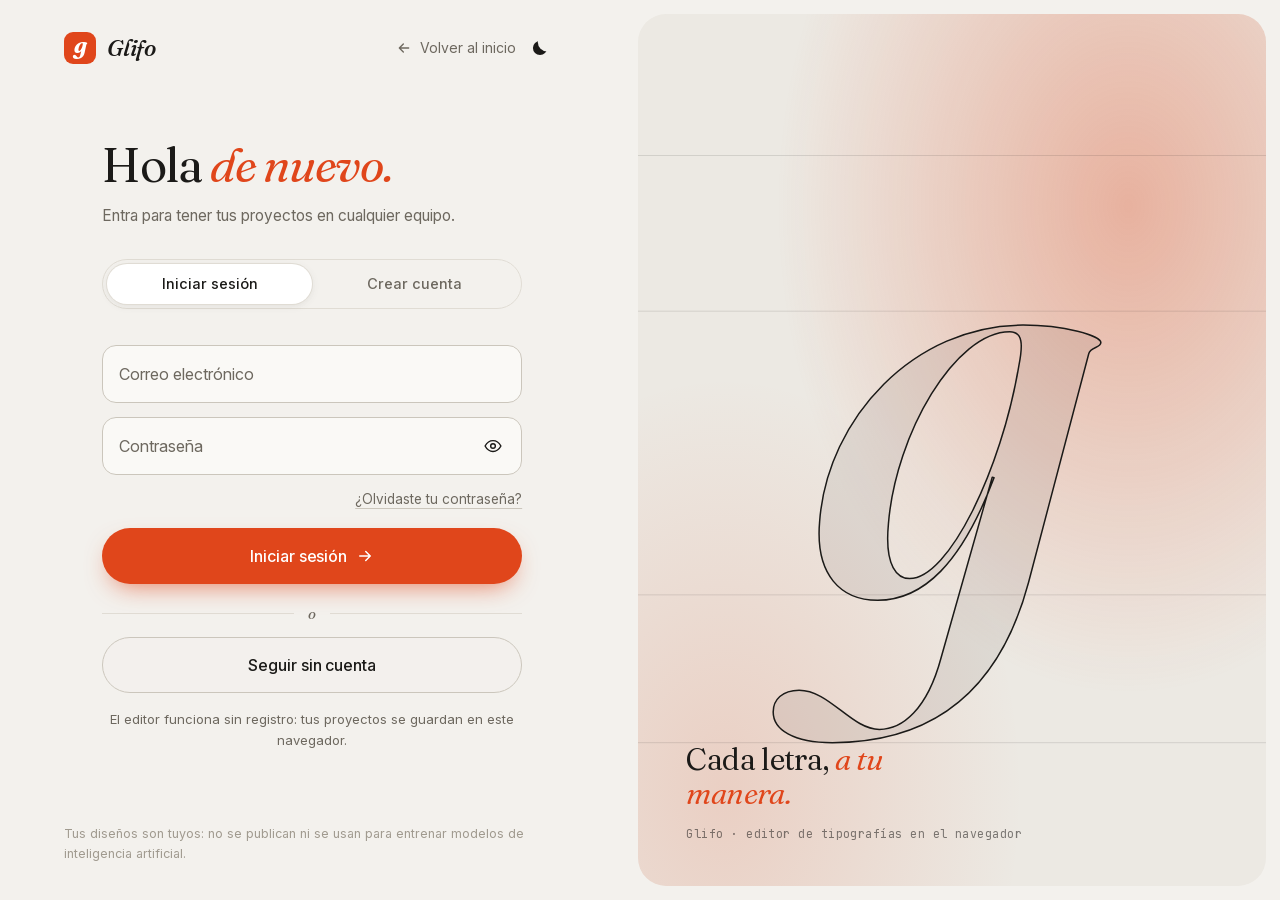
<file: web/login.html>
<!doctype html>
<html lang="es">
  <head>
    <meta charset="UTF-8" />
    <meta name="viewport" content="width=device-width, initial-scale=1.0" />
    <meta http-equiv="Content-Security-Policy" content="default-src 'self'; script-src 'self'; style-src 'self'; img-src 'self' data:; font-src 'self'; connect-src 'none'; object-src 'none'; base-uri 'self'; form-action 'self'" />
    <meta name="color-scheme" content="light dark" />
    <meta name="description" content="Entra en Glifo o crea tu cuenta. El editor de tipografías también funciona sin registro." />
    <title>Iniciar sesión — Glifo</title>
    <link rel="icon" type="image/svg+xml" href="favicon.svg" />
    <link rel="stylesheet" href="css/styles.css" />
    <script src="js/boot.js"></script>
  </head>
  <body>
    <main class="auth">
      <section class="auth-side">
        <div class="auth-top">
          <a class="brand" href="./" aria-label="Glifo, inicio">
            <span class="brand-mark" aria-hidden="true">g</span>
            <span class="brand-name">Glifo</span>
          </a>
          <div class="nav-actions">
            <a class="auth-back" href="./">
              <svg viewBox="0 0 24 24" aria-hidden="true"><path d="M19 12H5M11 6l-6 6 6 6" /></svg>
              Volver al inicio
            </a>
            <button class="icon-btn theme-toggle" type="button" aria-label="Cambiar entre tema claro y oscuro">
              <svg viewBox="0 0 24 24" aria-hidden="true">
                <mask id="luna">
                  <rect width="24" height="24" fill="#fff" />
                  <circle class="theme-bite" cx="17" cy="8" r="6.5" fill="#000" />
                </mask>
                <circle class="theme-core" cx="12" cy="12" r="5" fill="currentColor" mask="url(#luna)" />
                <g class="theme-rays" fill="none" stroke="currentColor" stroke-width="1.8" stroke-linecap="round">
                  <path d="M12 2.5v2M12 19.5v2M2.5 12h2M19.5 12h2M5.3 5.3l1.4 1.4M17.3 17.3l1.4 1.4M5.3 18.7l1.4-1.4M17.3 6.7l1.4-1.4" />
                </g>
              </svg>
            </button>
          </div>
        </div>

        <div class="auth-main">
          <div class="auth-card">
            <h1 class="auth-title">Hola <em>de nuevo.</em></h1>
            <p class="auth-sub">Entra para tener tus proyectos en cualquier equipo.</p>
            <p class="auth-plan" hidden></p>

            <div class="seg auth-tabs" role="group" aria-label="Qué quieres hacer">
              <span class="seg-pill" aria-hidden="true"></span>
              <button type="button" data-mode="login" aria-pressed="true">Iniciar sesión</button>
              <button type="button" data-mode="signup" aria-pressed="false">Crear cuenta</button>
            </div>

            <form class="auth-form" novalidate>
              <div class="field field-name is-collapsed">
                <div class="field-box">
                  <input id="nombre" name="nombre" type="text" autocomplete="name" placeholder=" " aria-describedby="nombre-error" tabindex="-1" />
                  <label for="nombre">Nombre</label>
                  <span class="field-error" id="nombre-error" role="alert"></span>
                </div>
              </div>
              <div class="field">
                <div class="field-box">
                  <input id="correo" name="correo" type="email" autocomplete="email" inputmode="email" placeholder=" " aria-describedby="correo-error" />
                  <label for="correo">Correo electrónico</label>
                  <span class="field-error" id="correo-error" role="alert"></span>
                </div>
              </div>
              <div class="field">
                <div class="field-box">
                  <input id="clave" name="clave" type="password" autocomplete="current-password" placeholder=" " aria-describedby="clave-error" />
                  <label for="clave">Contraseña</label>
                  <button class="icon-btn field-eye" type="button" aria-label="Mostrar la contraseña" aria-pressed="false">
                    <svg viewBox="0 0 24 24" aria-hidden="true">
                      <path d="M2.5 12S6 5.5 12 5.5 21.5 12 21.5 12 18 18.5 12 18.5 2.5 12 2.5 12z" />
                      <circle cx="12" cy="12" r="2.8" />
                      <path class="eye-slash" d="M4 4l16 16" />
                    </svg>
                  </button>
                  <span class="field-error" id="clave-error" role="alert"></span>
                </div>
              </div>
              <div class="auth-row">
                <button class="auth-link" type="button" data-forgot>¿Olvidaste tu contraseña?</button>
              </div>
              <button class="btn btn-primary btn-lg auth-submit" type="submit">
                <span>Iniciar sesión</span>
                <svg class="btn-arrow" viewBox="0 0 24 24" aria-hidden="true"><path d="M5 12h14M13 6l6 6-6 6" /></svg>
                <i class="spinner" aria-hidden="true"></i>
              </button>
            </form>

            <div class="auth-notice" role="status" hidden>
              <span class="auth-notice-icon" aria-hidden="true">
                <svg viewBox="0 0 24 24"><circle cx="12" cy="12" r="9" /><path d="M12 7.5v5l3 2" /></svg>
              </span>
              <h2></h2>
              <p></p>
              <a class="btn btn-primary" data-app href="#">
                <span>Abrir el editor</span>
                <svg class="btn-arrow" viewBox="0 0 24 24" aria-hidden="true"><path d="M5 12h14M13 6l6 6-6 6" /></svg>
              </a>
              <button class="auth-link" type="button" data-back>Volver al formulario</button>
            </div>

            <div class="auth-alt">
              <p class="auth-or">o</p>
              <a class="btn btn-outline btn-lg auth-guest" data-app href="#">Seguir sin cuenta</a>
              <p class="auth-note">El editor funciona sin registro: tus proyectos se guardan en este navegador.</p>
            </div>
          </div>
        </div>

        <p class="auth-foot">Tus diseños son tuyos: no se publican ni se usan para entrenar modelos de inteligencia artificial.</p>
      </section>

      <aside class="auth-art" aria-hidden="true">
        <svg viewBox="-520 -860 1040 1240" preserveAspectRatio="xMidYMid meet"></svg>
        <div class="auth-quote">
          <p>Cada letra, <em>a tu manera.</em></p>
          <span>Glifo · editor de tipografías en el navegador</span>
        </div>
      </aside>
    </main>

    <script src="js/config.js"></script>
    <script src="js/glyphs.js"></script>
    <script src="js/morph.js"></script>
    <script src="js/main.js"></script>
    <script src="js/login.js"></script>
  </body>
</html>
</file>
<file: assets/index-tIXLV8lD.css>
:root{--lightningcss-light:initial;--lightningcss-dark: ;color-scheme:light;--bg:#f3f1ed;--panel:#faf9f6;--panel-2:#fff;--field:#fff;--hover:#1b1a180f;--border:#e3dfd8;--border-strong:#cfcac1;--text:#1b1a18;--muted:#736e65;--accent:#e0461b;--accent-ink:#fff;--accent-soft:#e0461b1a;--danger:#c4321f;--shadow:0 1px 2px #1b1a180f, 0 8px 24px #1b1a1814;--toast-bg:#1b1a18;--toast-ink:#f6f4f0;--canvas-bg:#fff;--glyph-fill:#1b1a1817;--glyph-solid:#1b1a18;--glyph-stroke:#1b1a18;--node:#1b1a18;--node-fill:#fff;--handle:#9a958b;--metric:#ebe8e2;--metric-strong:#cbc6bd;--metric-label:#a29c91;--advance-box:#e0461b0b;--ui:-apple-system, BlinkMacSystemFont, "SF Pro Text", "Inter", "Segoe UI", system-ui, sans-serif;--mono:ui-monospace, "SF Mono", "JetBrains Mono", Menlo, Consolas, monospace;--serif:"Iowan Old Style", "Palatino Linotype", Palatino, "Book Antiqua", Georgia, serif}@media (prefers-color-scheme:dark){:root:not([data-theme=light]){--lightningcss-light: ;--lightningcss-dark:initial;color-scheme:dark;--bg:#101010;--panel:#181818;--panel-2:#1f1f1f;--field:#141414;--hover:#eceae614;--border:#2a2a2a;--border-strong:#3b3b3b;--text:#eceae6;--muted:#918c84;--accent:#ff6b3d;--accent-ink:#1a0d07;--accent-soft:#ff6b3d26;--danger:#e5533f;--shadow:0 1px 2px #0006, 0 10px 30px #00000073;--toast-bg:#eceae6;--toast-ink:#161616;--canvas-bg:#141414;--glyph-fill:#eceae61c;--glyph-solid:#eceae6;--glyph-stroke:#eceae6;--node:#eceae6;--node-fill:#141414;--handle:#7c776f;--metric:#232323;--metric-strong:#3c3c3c;--metric-label:#6e6a63;--advance-box:#ff6b3d0d}}:root[data-theme=dark]{--lightningcss-light: ;--lightningcss-dark:initial;color-scheme:dark;--bg:#101010;--panel:#181818;--panel-2:#1f1f1f;--field:#141414;--hover:#eceae614;--border:#2a2a2a;--border-strong:#3b3b3b;--text:#eceae6;--muted:#918c84;--accent:#ff6b3d;--accent-ink:#1a0d07;--accent-soft:#ff6b3d26;--danger:#e5533f;--shadow:0 1px 2px #0006, 0 10px 30px #00000073;--toast-bg:#eceae6;--toast-ink:#161616;--canvas-bg:#141414;--glyph-fill:#eceae61c;--glyph-solid:#eceae6;--glyph-stroke:#eceae6;--node:#eceae6;--node-fill:#141414;--handle:#7c776f;--metric:#232323;--metric-strong:#3c3c3c;--metric-label:#6e6a63;--advance-box:#ff6b3d0d}*{box-sizing:border-box}html,body{height:100%;margin:0}body{background:var(--bg);color:var(--text);font:13px/1.4 var(--ui);-webkit-font-smoothing:antialiased;overflow:hidden}button,input,textarea,select{font:inherit;color:inherit}h1,h2,h3,p{margin:0}.mono{font-family:var(--mono);font-variant-numeric:tabular-nums}.muted{color:var(--muted)}.small{font-size:12px}:focus-visible{outline:2px solid var(--accent);outline-offset:2px}.app{grid-template-rows:48px minmax(0,1fr);height:100dvh;display:grid}.topbar{background:var(--panel);border-bottom:1px solid var(--border);align-items:center;gap:6px;min-width:0;padding:0 12px 0 14px;display:flex}.spacer{flex:1}.divider{background:var(--border);flex:none;width:1px;height:20px;margin:0 4px}.brand{cursor:pointer;background:0 0;border:0;flex:none;align-items:center;gap:8px;margin-right:10px;padding:0;display:flex}.app:not(.has-font) .brand{cursor:default}.brand-mark,.welcome-mark{background:var(--accent);width:26px;height:26px;color:var(--accent-ink);font:italic 600 19px/1 var(--serif);border-radius:8px;place-items:center;padding-bottom:3px;display:grid}.brand-name{font:italic 600 18px/1 var(--serif);letter-spacing:.01em}.font-title{cursor:pointer;white-space:nowrap;background:0 0;border:0;border-radius:8px;align-items:baseline;gap:7px;min-width:0;height:32px;padding:0 10px;line-height:32px;display:flex;overflow:hidden}.font-title strong{text-overflow:ellipsis;font-weight:600;overflow:hidden}.font-title span{color:var(--muted)}.font-title svg{color:var(--muted);flex:none;align-self:center}.font-title:hover{background:var(--hover)}.save-state{height:26px;color:var(--muted);white-space:nowrap;cursor:pointer;background:0 0;border:0;border-radius:999px;flex:none;align-items:center;gap:5px;padding:0 9px 0 7px;font-size:12px;display:flex}.save-state:hover{background:var(--hover);color:var(--text)}.save-state[data-state=error]{background:var(--accent-soft);color:var(--danger);font-weight:600}.spinner-small{border-width:1.5px;width:11px;height:11px}.app:not(.has-font) .topbar>:not(.brand):not(.spacer):not(.keep){display:none}.workspace{grid-template-columns:286px minmax(0,1fr) 266px;min-height:0;display:none}.has-font .workspace{display:grid}.has-font .welcome{display:none}.center{grid-template-rows:auto minmax(0,1fr) auto;min-width:0;min-height:0;display:grid}.style-bar{background:var(--panel);border-bottom:1px solid var(--border);align-items:center;gap:4px;min-width:0;height:40px;padding:0 8px 0 10px;display:flex}.style-tabs{scrollbar-width:none;gap:2px;min-width:0;display:flex;overflow-x:auto}.style-tab{height:28px;color:var(--muted);white-space:nowrap;cursor:pointer;background:0 0;border:0;border-radius:8px;flex:none;padding:0 11px}.style-tab:hover{background:var(--hover);color:var(--text)}.style-tab.is-current{background:var(--accent-soft);color:var(--accent)}.btn{white-space:nowrap;cursor:pointer;background:0 0;border:1px solid #0000;border-radius:8px;flex:none;justify-content:center;align-items:center;gap:6px;height:32px;padding:0 12px;font-weight:500;display:inline-flex}.btn:disabled{opacity:.38;cursor:default}.btn-ghost:not(:disabled):hover,.btn-outline:not(:disabled):hover{background:var(--hover)}.btn-outline{border-color:var(--border-strong);background:var(--panel-2)}.btn-primary{background:var(--accent);color:var(--accent-ink);font-weight:600}.btn-primary:not(:disabled):hover{filter:brightness(1.07)}.btn-danger{background:var(--danger);color:#fff;font-weight:600}.btn-icon{width:32px;padding:0}.btn-small{height:28px;padding:0 9px;font-size:12.5px}.btn-small.btn-icon{width:28px;padding:0}.btn.is-active{background:var(--accent-soft);color:var(--accent)}.chip{border:1px solid var(--border-strong);background:var(--panel-2);border-radius:8px;height:30px;padding:0 10px;font-size:12px}.chip.is-on{border-color:var(--accent);background:var(--accent-soft);color:var(--accent)}.input{border:1px solid var(--border-strong);background:var(--field);border-radius:8px;width:100%;min-width:0;height:30px;padding:0 9px}.input:focus-visible{outline:2px solid var(--accent);outline-offset:-1px}.input:disabled{opacity:.5}.input.num{text-align:right;padding:0 8px}.range{accent-color:var(--accent);width:130px}.tag{border-radius:999px;padding:1px 7px;font-size:11px;font-weight:600;display:inline-block}.tag-accent{background:var(--accent-soft);color:var(--accent)}.sidebar{background:var(--panel);border-right:1px solid var(--border);grid-template-rows:auto minmax(0,1fr) auto;grid-template-columns:minmax(0,1fr);min-width:0;min-height:0;display:grid;overflow:hidden}.grid-tools{gap:6px;padding:10px 10px 8px;display:grid}.grid-filters{flex-wrap:wrap;align-items:center;gap:6px;min-width:0;display:flex}.grid-filters .chip{height:26px}.search-box{border:1px solid var(--border-strong);background:var(--field);height:30px;color:var(--muted);border-radius:8px;flex:1;align-items:center;gap:6px;min-width:0;padding:0 8px;display:flex}.search-box:focus-within{outline:2px solid var(--accent);outline-offset:-1px}.grid-search{min-width:0;color:var(--text);background:0 0;border:0;outline:none;flex:1}.grid-scroller{scrollbar-width:thin;overflow:hidden auto}.grid-content{position:relative}.glyph-cell{border:1px solid var(--border);background:var(--panel-2);cursor:pointer;border-radius:8px;grid-template-rows:52px minmax(0,1fr);width:62px;height:78px;padding:0;display:grid;position:absolute;top:0;left:0;overflow:hidden}.glyph-cell:hover{border-color:var(--border-strong)}.glyph-cell.is-current{border-color:var(--accent);box-shadow:inset 0 0 0 1px var(--accent)}.glyph-thumb{width:100%;height:52px;display:block}.glyph-label{border-top:1px solid var(--border);color:var(--muted);text-align:center;white-space:nowrap;text-overflow:ellipsis;padding:0 4px;font-size:11px;line-height:23px;display:block;overflow:hidden}.glyph-cell.is-current .glyph-label{background:var(--accent);border-top-color:var(--accent);color:var(--accent-ink)}.glyph-dot{background:var(--accent);border-radius:50%;width:6px;height:6px;display:none;position:absolute;top:5px;right:5px}.glyph-cell.is-edited .glyph-dot{display:block}.grid-footer{border-top:1px solid var(--border);justify-content:space-between;align-items:center;gap:8px;padding:6px 8px 6px 12px;display:flex}.grid-count{color:var(--muted);white-space:nowrap;text-overflow:ellipsis;font-size:11.5px;overflow:hidden}.stage{background:var(--canvas-bg);min-height:0;position:relative;overflow:hidden}.editor-surface{position:absolute;inset:0}.editor-canvas{touch-action:none;outline:none;display:block}.toolbar{border:1px solid var(--border);background:var(--panel);box-shadow:var(--shadow);border-radius:11px;flex-direction:column;gap:2px;padding:4px;display:flex;position:absolute;top:12px;left:12px}.tool{border-radius:8px;width:34px;height:34px;padding:0}.tool:hover{background:var(--hover)}.tool.is-active{background:var(--accent);color:var(--accent-ink)}.glyph-heading{pointer-events:none;white-space:nowrap;align-items:baseline;gap:10px;display:flex;position:absolute;top:14px;left:70px;right:12px;overflow:hidden}.glyph-heading .glyph-char{font-size:22px;font-weight:600;line-height:1}.glyph-heading strong{font-weight:600}.glyph-heading .mono{color:var(--muted);font-size:12px}.tool-hint{color:var(--muted);pointer-events:none;white-space:nowrap;text-overflow:ellipsis;font-size:12px;position:absolute;bottom:16px;left:70px;right:240px;overflow:hidden}.view-controls{border:1px solid var(--border);background:var(--panel);box-shadow:var(--shadow);border-radius:11px;align-items:center;gap:2px;padding:3px;display:flex;position:absolute;bottom:12px;right:12px}.zoom-label{min-width:56px;height:32px;font-family:var(--mono);cursor:pointer;background:0 0;border:0;border-radius:8px;font-size:12px}.zoom-label:hover{background:var(--hover)}.preview{background:var(--panel);border-top:1px solid var(--border);min-width:0}.preview-bar{align-items:center;gap:10px;padding:8px 12px 0;display:flex}.preview-title{letter-spacing:.06em;text-transform:uppercase;color:var(--muted);flex:none;font-size:11px;font-weight:600}.preview-text{flex:1}.preview-missing{text-overflow:ellipsis;white-space:nowrap;max-width:180px;color:var(--danger);flex:none;font-size:12px;font-weight:600;overflow:hidden}.preview-missing:empty{display:none}.preview-bar .chip{flex:none}.kern-bar{align-items:center;gap:10px;min-height:34px;padding:6px 12px 0;display:flex}.kern-controls{flex:none;align-items:center;gap:6px;display:flex}.kern-controls .input{width:66px}.kern-pair{text-align:center;white-space:nowrap;min-width:44px;font-size:14px}.kern-info{text-overflow:ellipsis;white-space:nowrap;min-width:0;overflow:hidden}.kern-add{grid-template-columns:minmax(0,1fr) minmax(0,1fr) 84px auto;gap:8px;display:grid}.kern-list{gap:2px;max-height:min(46vh,420px);display:grid;overflow-y:auto}.kern-row{border-bottom:1px solid var(--border);grid-template-columns:96px minmax(0,1fr) 84px auto;align-items:center;gap:8px;padding:3px 0;display:grid}.kern-row small{text-overflow:ellipsis;white-space:nowrap;overflow:hidden}.kern-row-pair{justify-content:flex-start;font-size:15px;font-weight:600}.preview-stage{padding:2px 0 6px;overflow:hidden}.preview-canvas{cursor:pointer;display:block}.inspector{background:var(--panel);border-left:1px solid var(--border);scrollbar-width:thin;min-height:0;overflow-y:auto}.panel-section{border-bottom:1px solid var(--border);padding:14px 14px 12px}.panel-section h3{letter-spacing:.06em;text-transform:uppercase;color:var(--muted);margin-bottom:10px;font-size:11px;font-weight:600}.panel-section>p{margin-bottom:8px}.panel-section>p:last-child{margin:4px 0 0}.prop{grid-template-columns:58px minmax(0,1fr);align-items:center;gap:8px;margin-bottom:6px;display:grid}.prop-label{color:var(--muted);font-size:12px}.prop-grid{grid-template-columns:repeat(3,minmax(0,1fr));gap:6px;margin-bottom:8px;display:grid}.prop-grid.two{grid-template-columns:repeat(2,minmax(0,1fr))}.prop-grid.four{grid-template-columns:repeat(4,minmax(0,1fr))}.prop-grid.four .input.num{padding:0 6px}.align-row{gap:4px}.panel-subtitle{color:var(--muted);margin:12px 0 8px;font-size:12px;font-weight:600}.prop-grid .prop{grid-template-columns:minmax(0,1fr);gap:3px;margin:0}.prop-apply{grid-template-columns:58px minmax(0,1fr) auto}.input-unit{align-items:center;display:flex;position:relative}.input-unit .input{padding-right:22px}.input-unit span{color:var(--muted);pointer-events:none;font-size:12px;position:absolute;right:8px}.btn-row{flex-wrap:wrap;gap:6px;margin-bottom:8px;display:flex}.btn-col{gap:6px;display:grid}.btn-col .btn{justify-content:flex-start}.is-disabled{opacity:.4;pointer-events:none}.glyph-status{flex-wrap:wrap;align-items:center;gap:8px;display:flex}.alt-list{gap:8px;display:grid}.alt-list>p{margin:0}.alt-row{border:1px solid var(--border);background:var(--panel-2);border-radius:10px;grid-template-columns:44px minmax(0,1fr);align-items:center;gap:4px 10px;padding:8px;display:grid}.alt-open{border:1px solid var(--border);background:var(--canvas-bg);cursor:pointer;border-radius:7px;width:44px;height:48px;padding:0}.alt-open:hover{border-color:var(--accent)}.alt-thumb{width:42px;height:46px;display:block}.alt-info{min-width:0;line-height:1.3}.alt-info strong{text-overflow:ellipsis;white-space:nowrap;font-weight:600;display:block;overflow:hidden}.alt-info small{color:var(--muted);font-size:11.5px;display:block}.alt-actions{flex-wrap:wrap;grid-column:1/-1;gap:6px;margin-top:4px;display:flex}.alt-row.is-removed .alt-open,.alt-row.is-removed .alt-info strong{opacity:.45}.alt-row.is-removed .alt-info strong{text-decoration:line-through}.link-row{justify-items:start;gap:6px;margin-top:8px;line-height:1.45;display:grid}.link-row:empty{display:none}.welcome{place-items:center;padding:24px 16px;display:grid;overflow-y:auto}.welcome-card{text-align:center;justify-items:center;gap:16px;width:min(520px,100%);display:grid}.welcome-mark{border-radius:16px;width:56px;height:56px;padding-bottom:7px;font-size:42px}.welcome-card h1{font:italic 600 40px/1 var(--serif);margin-top:-4px}.welcome-lead{max-width:42ch;color:var(--muted);text-wrap:balance;font-size:15px;line-height:1.5}.dropzone{border:1.5px dashed var(--border-strong);background:var(--panel);cursor:pointer;border-radius:16px;justify-items:center;gap:6px;width:100%;margin-top:6px;padding:34px 20px;transition:border-color .15s,background .15s;display:grid}.dropzone svg{color:var(--accent);margin-bottom:4px}.dropzone strong{font-size:15px;font-weight:600}.dropzone span{color:var(--muted)}.dropzone:hover{border-color:var(--accent);background:var(--accent-soft)}.welcome-actions{flex-wrap:wrap;justify-content:center;gap:8px;display:flex}.resume{width:100%}.resume-card,.menu-item{border:1px solid var(--border);background:var(--panel-2);text-align:left;cursor:pointer;border-radius:12px;align-items:center;gap:12px;width:100%;padding:12px 14px;display:flex}.resume-card:hover,.menu-item:hover{border-color:var(--accent);background:var(--accent-soft)}.resume-card svg,.menu-item svg{color:var(--accent);flex:none}.resume-card strong,.menu-item strong{font-weight:600;display:block}.resume-card small,.menu-item small{color:var(--muted);margin-top:1px;font-size:12px;display:block}.welcome-foot{color:var(--muted);font-size:12px}.cloud-list{max-height:min(42vh,380px);display:grid;overflow-y:auto}.cloud-row{border-bottom:1px solid var(--border);align-items:center;gap:12px;padding:8px 0;display:flex}.cloud-info{flex:1;min-width:0}.cloud-info strong,.cloud-info small{text-overflow:ellipsis;white-space:nowrap;display:block;overflow:hidden}.cloud-info small{font-size:12px}.cloud-warning{color:var(--danger);font-weight:600}.cloud-actions{flex:none;margin:0}.coverage{gap:2px;display:grid}.coverage-row{border-bottom:1px solid var(--border);grid-template-columns:150px 64px minmax(0,1fr);align-items:baseline;gap:10px;padding:8px 0;display:grid}.coverage-row:not(.is-complete) .mono{color:var(--danger);font-weight:600}.coverage-detail{letter-spacing:.08em;overflow-wrap:anywhere;gap:3px;font-size:15px;display:grid}.coverage-detail small{letter-spacing:0;color:var(--muted);font-size:11px}.resume:empty{display:none}.library-title{letter-spacing:.06em;text-transform:uppercase;text-align:left;color:var(--muted);margin:6px 2px 8px;font-size:11px;font-weight:600}.library-list{gap:8px;display:grid}.project-card{align-items:stretch;display:flex;position:relative}.project-card .resume-card{min-width:0;padding-right:46px}.project-card .resume-card span{min-width:0}.project-card .resume-card strong,.project-card .resume-card small{text-overflow:ellipsis;white-space:nowrap;overflow:hidden}.project-card .project-note{font-style:italic}.project-more{position:absolute;top:50%;right:8px;transform:translateY(-50%)}.project-description{resize:vertical;height:auto;padding:7px 9px;line-height:1.4}.drop-veil{z-index:40;background:color-mix(in srgb, var(--bg) 82%, transparent);pointer-events:none;place-items:center;display:none;position:fixed;inset:0}.is-dropping .drop-veil{display:grid}.drop-veil-box{border:2px dashed var(--accent);background:var(--panel);color:var(--accent);border-radius:20px;justify-items:center;gap:10px;padding:36px 48px;font-size:16px;font-weight:600;display:grid}.dialog{border:1px solid var(--border);background:var(--panel);width:min(460px,100vw - 32px);max-height:calc(100vh - 48px);color:var(--text);box-shadow:var(--shadow);border-radius:14px;padding:0;overflow:hidden}.dialog[open]{grid-template-rows:auto minmax(0,1fr) auto;display:grid}.dialog-wide{width:min(720px,100vw - 32px)}.dialog::backdrop{background:#0000006b}.dialog-header{justify-content:space-between;align-items:center;gap:12px;padding:14px 12px 10px 20px;display:flex}.dialog-header h2{font-size:16px;font-weight:600}.dialog-body{padding:4px 20px 18px;overflow-y:auto}.dialog-text{margin-bottom:12px;line-height:1.5}.dialog-actions{border-top:1px solid var(--border);justify-content:flex-end;gap:8px;padding:12px 20px 14px;display:flex}.form{gap:14px;display:grid}.form-grid{grid-template-columns:repeat(2,minmax(0,1fr));gap:12px;display:grid}.form-grid.three{grid-template-columns:repeat(3,minmax(0,1fr))}.form-heading{letter-spacing:.06em;text-transform:uppercase;color:var(--muted);margin-bottom:-6px;font-size:11px;font-weight:600}.field{align-content:start;gap:5px;display:grid}.field-label{color:var(--muted);font-size:12px}.field-hint{color:var(--muted);font-size:11.5px}.field .input,.form>.input{height:34px}.choice-list{gap:6px;max-height:320px;padding:1px;display:grid;overflow-y:auto}.choice-list.two{grid-template-columns:repeat(2,minmax(0,1fr))}.choice{border:1px solid var(--border);background:var(--panel-2);cursor:pointer;border-radius:10px;align-items:flex-start;gap:10px;padding:9px 12px;display:flex}.choice input{accent-color:var(--accent);margin:2px 0 0}.choice strong{font-weight:600}.choice small{color:var(--muted);margin-top:2px;font-size:12px;display:block}.choice:has(input:checked){border-color:var(--accent);background:var(--accent-soft)}.inline{align-items:center;gap:8px;display:inline-flex}.inline input[type=checkbox]{accent-color:var(--accent);margin:0}.slider{align-items:center;gap:10px;height:34px;display:flex}.slider .range{flex:1;min-width:0}.slider span{min-width:78px;color:var(--muted);flex:none}.style-preview{border:1px solid var(--border);background:var(--canvas-bg);border-radius:10px;width:100%;height:190px;display:block}.style-list{gap:6px;max-height:320px;padding:1px;display:grid;overflow-y:auto}.style-row{align-items:center;gap:4px;display:flex}.style-row .input{flex:1;height:34px;margin-right:4px}.style-row .tag{flex:none;margin-right:4px}.note{background:var(--accent-soft);border-radius:10px;padding:10px 12px;font-size:12.5px;line-height:1.45}.menu-list{gap:8px;display:grid}.font-list{align-content:start;gap:2px;max-height:360px;display:grid;overflow-y:auto}.font-row{text-align:left;cursor:pointer;background:0 0;border:0;border-radius:8px;justify-content:space-between;gap:12px;padding:8px 10px;display:flex}.font-row:hover{background:var(--hover)}.font-row small{color:var(--muted)}.shortcuts{grid-template-columns:auto minmax(0,1fr);align-items:baseline;gap:9px 16px;display:grid}kbd{border:1px solid var(--border-strong);background:var(--field);font:11.5px var(--mono);white-space:nowrap;border-radius:6px;justify-self:start;padding:2px 7px}.test-bar{flex-wrap:wrap;align-items:center;gap:8px 20px;margin-bottom:10px;display:flex}.dialog-large{width:min(1040px,100vw - 32px)}.test-text{resize:vertical;height:auto;margin-bottom:10px;padding:7px 9px;line-height:1.4;display:block}.test-presets{flex:none;width:auto}.test-styles{flex-wrap:wrap;align-items:center;gap:6px;display:flex}.test-styles:empty{display:none}.test-styles .chip{height:26px}.test-readout{min-width:44px}.test-color{border:1px solid var(--border-strong);cursor:pointer;background:0 0;border-radius:6px;width:34px;height:26px;padding:0}.test-samples{gap:12px;max-height:min(52vh,560px);margin-bottom:10px;display:grid;overflow-y:auto}.test-style{letter-spacing:.06em;text-transform:uppercase;color:var(--muted);margin-bottom:4px;font-size:11px;font-weight:600}.test-sample{border:1px solid var(--border);background:var(--canvas-bg);white-space:pre-wrap;overflow-wrap:anywhere;border-radius:10px;min-height:96px;padding:16px 18px;line-height:1.25}.test-sample mark{background:color-mix(in srgb, var(--danger) 20%, transparent);color:var(--danger);border-radius:3px}.test-sample mark.is-empty{outline:1px dashed var(--danger);outline-offset:-1px;font-family:var(--mono);vertical-align:middle;font-size:.5em}.test-problems{color:var(--danger);margin-top:6px;font-size:12.5px;font-weight:600}.toasts{z-index:70;pointer-events:none;justify-items:center;gap:8px;display:grid;position:fixed;bottom:24px;left:50%;transform:translate(-50%)}.toast{background:var(--toast-bg);max-width:min(560px,90vw);color:var(--toast-ink);box-shadow:var(--shadow);border-radius:10px;align-items:center;gap:8px;padding:10px 14px;font-size:13px;line-height:1.4;transition:opacity .25s;display:flex}.toast svg{flex:none}.toast-error{background:var(--danger);color:#fff}.toast.is-leaving{opacity:0}.busy{z-index:80;background:#00000038;place-items:center;display:grid;position:fixed;inset:0}.busy-box{border:1px solid var(--border);background:var(--panel);box-shadow:var(--shadow);border-radius:12px;align-items:center;gap:10px;padding:14px 18px;font-weight:500;display:flex}.busy-cancel{margin-left:6px}.spinner{border:2px solid var(--border-strong);border-top-color:var(--accent);border-radius:50%;width:16px;height:16px;animation:.7s linear infinite spin}@keyframes spin{to{transform:rotate(360deg)}}@media (prefers-reduced-motion:reduce){.spinner{animation-duration:2.4s}.toast,.dropzone{transition:none}}.tour{z-index:90;position:fixed;inset:0}.tour-ring{border:2px solid var(--accent);pointer-events:none;border-radius:12px;transition:left .2s,top .2s,width .2s,height .2s;position:fixed;box-shadow:0 0 0 9999px #00000080}.tour-card{border:1px solid var(--border);background:var(--panel-2);width:min(320px,100vw - 28px);box-shadow:var(--shadow);border-radius:14px;padding:16px 16px 12px;position:fixed}.tour-title{margin-bottom:6px;font-size:15px;font-weight:600}.tour-text{color:var(--muted);margin-bottom:12px;line-height:1.5}.tour-actions{align-items:center;gap:6px;display:flex}.btn.has-changes{position:relative}.btn.has-changes:after{content:"";background:var(--accent-ink);width:7px;height:7px;box-shadow:0 0 0 1.5px var(--accent);border-radius:50%;position:absolute;top:4px;right:4px}.grid-empty{text-align:center;padding:18px 14px;line-height:1.45}.panel-toggle{display:none}@media (width<=1080px){.workspace{grid-template-columns:220px minmax(0,1fr) 240px}.tool-hint{display:none}}@media (width<=820px){.workspace{grid-template-columns:152px minmax(0,1fr);position:relative}.inspector{z-index:30;width:min(290px,88vw);box-shadow:var(--shadow);display:none;position:absolute;top:0;bottom:0;right:0}.app.show-inspector .inspector{display:block}.has-font .panel-toggle{display:inline-flex}.save-state span:last-child,.grid-filters .btn-ghost,.grid-footer .btn span{display:none}.grid-count{text-overflow:ellipsis;white-space:nowrap;min-width:0;overflow:hidden}.topbar .btn span,.style-bar .btn span,.font-title span{display:none}}
</file>
<file: web/css/styles.css>
/* ══════════════════════════════════════════════════════════════════════════════
   Glifo — página web
   La identidad es la del editor: papel, tinta y bermellón, con serifa en cursiva.
   ══════════════════════════════════════════════════════════════════════════════ */

@font-face {
  font-family: 'Fraunces';
  src: url('../fonts/fraunces.woff2') format('woff2');
  font-weight: 100 900;
  font-style: normal;
  font-display: swap;
}
@font-face {
  font-family: 'Fraunces';
  src: url('../fonts/fraunces-italic.woff2') format('woff2');
  font-weight: 100 900;
  font-style: italic;
  font-display: swap;
}
@font-face {
  font-family: 'Inter';
  src: url('../fonts/inter.woff2') format('woff2');
  font-weight: 300 700;
  font-style: normal;
  font-display: swap;
}
@font-face {
  font-family: 'JetBrains Mono';
  src: url('../fonts/jetbrains-mono.woff2') format('woff2');
  font-weight: 400 600;
  font-style: normal;
  font-display: swap;
}

/* ── Colores y medidas ─────────────────────────────────────────────────────── */

:root {
  color-scheme: light;
  --bg: #f3f1ed;
  --bg-2: #ece9e3;
  --surface: #faf9f6;
  --surface-2: #ffffff;
  --line: #e0dcd4;
  --line-strong: #cbc6bc;
  --text: #1b1a18;
  --muted: #6d685f;
  --faint: #a09a8f;
  --hover: rgba(27, 26, 24, 0.06);
  --accent: #e0461b;
  --accent-ink: #ffffff;
  --accent-soft: rgba(224, 70, 27, 0.1);
  --glyph-fill: rgba(27, 26, 24, 0.07);
  --node-fill: #ffffff;
  --shadow: 0 1px 2px rgba(27, 26, 24, 0.05), 0 10px 30px rgba(27, 26, 24, 0.08);
  --shadow-lg: 0 2px 4px rgba(27, 26, 24, 0.05), 0 40px 90px -20px rgba(27, 26, 24, 0.28);

  --serif: 'Fraunces', 'Iowan Old Style', 'Palatino Linotype', Palatino, Georgia, serif;
  --sans: 'Inter', -apple-system, BlinkMacSystemFont, 'Segoe UI', system-ui, sans-serif;
  --mono: 'JetBrains Mono', ui-monospace, 'SF Mono', Menlo, Consolas, monospace;

  --ease: cubic-bezier(0.2, 0.7, 0.1, 1);
  --spring: cubic-bezier(0.34, 1.56, 0.64, 1);
  --gutter: 24px;
  --page: min(1200px, 100% - var(--gutter) * 2);
}

:root[data-theme='dark'] {
  color-scheme: dark;
  --bg: #0f0f0e;
  --bg-2: #131312;
  --surface: #171716;
  --surface-2: #1e1e1c;
  --line: #2a2a27;
  --line-strong: #3d3d39;
  --text: #eceae6;
  --muted: #9b968d;
  --faint: #6c6861;
  --hover: rgba(236, 234, 230, 0.08);
  --accent: #ff6b3d;
  --accent-ink: #1a0d07;
  --accent-soft: rgba(255, 107, 61, 0.14);
  --glyph-fill: rgba(236, 234, 230, 0.08);
  --node-fill: #0f0f0e;
  --shadow: 0 1px 2px rgba(0, 0, 0, 0.4), 0 10px 30px rgba(0, 0, 0, 0.4);
  --shadow-lg: 0 2px 4px rgba(0, 0, 0, 0.4), 0 40px 90px -20px rgba(0, 0, 0, 0.75);
}

/* Sin JavaScript no hay quien fije el tema: se sigue la preferencia del sistema. */
@media (prefers-color-scheme: dark) {
  :root:not([data-theme]) {
    color-scheme: dark;
    --bg: #0f0f0e;
    --bg-2: #131312;
    --surface: #171716;
    --surface-2: #1e1e1c;
    --line: #2a2a27;
    --line-strong: #3d3d39;
    --text: #eceae6;
    --muted: #9b968d;
    --faint: #6c6861;
    --hover: rgba(236, 234, 230, 0.08);
    --accent: #ff6b3d;
    --accent-ink: #1a0d07;
    --accent-soft: rgba(255, 107, 61, 0.14);
    --glyph-fill: rgba(236, 234, 230, 0.08);
    --node-fill: #0f0f0e;
  }
}

/* ── Base ──────────────────────────────────────────────────────────────────── */

*,
*::before,
*::after {
  box-sizing: border-box;
}

html {
  scroll-behavior: smooth;
  scroll-padding-top: 92px;
  -webkit-text-size-adjust: 100%;
}

body {
  margin: 0;
  background: var(--bg);
  color: var(--text);
  font: 400 17px/1.6 var(--sans);
  font-optical-sizing: auto;
  -webkit-font-smoothing: antialiased;
  -moz-osx-font-smoothing: grayscale;
  overflow-x: clip;
}

img,
svg {
  display: block;
  max-width: 100%;
}

a {
  color: inherit;
}

h1,
h2,
h3,
p,
ul,
ol,
dl,
dd,
figure {
  margin: 0;
}

ul,
ol {
  padding: 0;
  list-style: none;
}

button {
  font: inherit;
  color: inherit;
}

code {
  font: 0.9em var(--mono);
  padding: 0.12em 0.4em;
  border-radius: 6px;
  background: var(--hover);
}

::selection {
  background: var(--accent);
  color: var(--accent-ink);
}

:focus-visible {
  outline: 2px solid var(--accent);
  outline-offset: 3px;
  border-radius: 6px;
}

[hidden] {
  display: none !important;
}

.page {
  width: var(--page);
  margin-inline: auto;
}

.defs {
  position: absolute;
  width: 0;
  height: 0;
}

.skip {
  position: fixed;
  top: 12px;
  left: 12px;
  z-index: 100;
  padding: 10px 16px;
  border-radius: 10px;
  background: var(--text);
  color: var(--bg);
  text-decoration: none;
  transform: translateY(-200%);
  transition: transform 0.2s;
}
.skip:focus {
  transform: none;
}

[data-theme='light'] .only-dark,
[data-theme='dark'] .only-light {
  display: none;
}

/* ── Tipografía ────────────────────────────────────────────────────────────── */

.display,
.title {
  font-family: var(--serif);
  font-weight: 380;
  letter-spacing: -0.028em;
  text-wrap: balance;
}

.display {
  font-size: clamp(2.9rem, 6.1vw, 5.6rem);
  line-height: 0.98;
}

.title {
  font-size: clamp(2.1rem, 4.5vw, 3.9rem);
  line-height: 1.03;
}
.title em {
  display: block;
}

.display em,
.title em {
  font-style: italic;
  font-weight: 360;
  color: var(--accent);
}

.lead {
  font-size: clamp(1.02rem, 1.25vw, 1.17rem);
  line-height: 1.62;
  color: var(--muted);
  max-width: 33em;
  text-wrap: pretty;
}

.eyebrow {
  display: inline-flex;
  align-items: center;
  gap: 11px;
  margin-bottom: 26px;
  font: 500 11.5px/1 var(--mono);
  letter-spacing: 0.1em;
  text-transform: uppercase;
  color: var(--muted);
}

/* Un nodo de esquina, como los del editor. */
.eyebrow-dot {
  width: 8px;
  height: 8px;
  border: 1.5px solid var(--accent);
  background: var(--bg);
  flex: none;
}

/* Palabras que suben al aparecer el titular. */
.w {
  display: inline-block;
  overflow: hidden;
  vertical-align: top;
  padding: 0.08em 0.07em 0.16em;
  margin: -0.08em -0.07em -0.16em;
}
.w > span {
  display: inline-block;
  will-change: transform;
}
.js [data-split] .w > span {
  transform: translateY(118%) rotate(5deg);
  transform-origin: 0 100%;
  transition: transform 1s var(--ease);
  transition-delay: calc(var(--i, 0) * 60ms);
}
.js [data-split].is-in .w > span {
  transform: none;
}

:where(.js) [data-reveal] {
  opacity: 0;
  transform: translateY(26px);
  filter: blur(8px);
  transition:
    opacity 0.9s var(--ease),
    transform 0.9s var(--ease),
    filter 0.9s var(--ease);
  transition-delay: calc(var(--d, 0) * 90ms);
}
:where(.js) [data-reveal].is-in {
  opacity: 1;
  transform: none;
  filter: none;
}

/* ── Botones ───────────────────────────────────────────────────────────────── */

.btn {
  position: relative;
  isolation: isolate;
  overflow: hidden;
  display: inline-flex;
  align-items: center;
  justify-content: center;
  gap: 9px;
  height: 42px;
  padding: 0 19px;
  border: 1px solid transparent;
  border-radius: 999px;
  font: 500 14.5px/1 var(--sans);
  letter-spacing: -0.005em;
  text-decoration: none;
  white-space: nowrap;
  cursor: pointer;
  transition:
    color 0.35s var(--ease),
    background 0.35s var(--ease),
    border-color 0.35s var(--ease),
    box-shadow 0.35s var(--ease),
    transform 0.35s var(--ease);
}
.btn:active {
  transform: scale(0.97);
}
.btn-lg {
  height: 56px;
  padding: 0 28px;
  font-size: 16px;
}

.btn-primary {
  background: var(--accent);
  color: var(--accent-ink);
  box-shadow: 0 10px 26px -10px color-mix(in srgb, var(--accent) 75%, transparent);
}
/* Al pasar el cursor, la tinta inunda el botón desde donde entra. */
.btn-primary::before {
  content: '';
  position: absolute;
  z-index: -1;
  left: var(--bx, 50%);
  top: var(--by, 50%);
  width: 24px;
  height: 24px;
  border-radius: 50%;
  background: var(--text);
  transform: translate(-50%, -50%) scale(0);
  transition: transform 0.6s var(--ease);
}
.btn-primary:hover {
  color: var(--bg);
}
.btn-primary:hover::before {
  transform: translate(-50%, -50%) scale(22);
}

.btn-outline {
  border-color: var(--line-strong);
  background: color-mix(in srgb, var(--bg) 60%, transparent);
  backdrop-filter: blur(8px);
  -webkit-backdrop-filter: blur(8px);
}
.btn-outline:hover {
  border-color: var(--text);
  background: var(--hover);
}

.btn[data-magnetic] {
  transform: translate(var(--tx, 0), var(--ty, 0));
}

.btn-quiet:hover {
  background: var(--hover);
}

.btn-arrow {
  width: 18px;
  height: 18px;
  fill: none;
  stroke: currentColor;
  stroke-width: 2;
  stroke-linecap: round;
  stroke-linejoin: round;
  transition: transform 0.4s var(--ease);
}
.btn:hover .btn-arrow {
  transform: translateX(4px);
}

.icon-btn {
  display: inline-grid;
  place-items: center;
  width: 40px;
  height: 40px;
  padding: 0;
  border: 0;
  border-radius: 50%;
  background: transparent;
  cursor: pointer;
  transition: background 0.3s;
}
.icon-btn:hover {
  background: var(--hover);
}
.icon-btn svg {
  width: 20px;
  height: 20px;
}

/* El sol se convierte en luna: el núcleo crece y una sombra le da el mordisco. */
.theme-core,
.theme-bite,
.theme-rays {
  transform-box: fill-box;
  transform-origin: center;
  transition:
    transform 0.6s var(--spring),
    opacity 0.4s;
}
.theme-bite {
  transform: translate(9px, -9px);
}
[data-theme='light'] .theme-core {
  transform: scale(1.7);
}
[data-theme='light'] .theme-bite {
  transform: none;
}
[data-theme='light'] .theme-rays {
  transform: rotate(-60deg) scale(0.4);
  opacity: 0;
}

/* Control de varias opciones con una píldora que se desliza de una a otra. */
.seg {
  position: relative;
  display: inline-flex;
  padding: 4px;
  border: 1px solid var(--line);
  border-radius: 999px;
  background: color-mix(in srgb, var(--bg) 70%, transparent);
  backdrop-filter: blur(10px);
  -webkit-backdrop-filter: blur(10px);
}
.seg button {
  position: relative;
  z-index: 1;
  height: 32px;
  padding: 0 14px;
  border: 0;
  border-radius: 999px;
  background: none;
  font: 500 13px/1 var(--sans);
  color: var(--muted);
  cursor: pointer;
  transition: color 0.35s;
}
.seg button:hover,
.seg button[aria-pressed='true'],
.seg button[aria-selected='true'] {
  color: var(--text);
}
.seg-pill {
  position: absolute;
  top: 4px;
  left: 0;
  width: var(--w, 0);
  height: calc(100% - 8px);
  border-radius: 999px;
  background: var(--surface-2);
  box-shadow:
    0 0 0 1px var(--line),
    0 2px 8px rgba(0, 0, 0, 0.08);
  transform: translateX(var(--x, 0));
  transition:
    transform 0.5s var(--spring),
    width 0.5s var(--spring);
}
.seg-lg button {
  height: 40px;
  padding: 0 22px;
  font-size: 14.5px;
}

/* ── Navegación ────────────────────────────────────────────────────────────── */

.nav {
  position: fixed;
  top: 14px;
  left: 50%;
  z-index: 50;
  display: flex;
  align-items: center;
  justify-content: space-between;
  gap: 16px;
  width: min(1240px, 100% - 28px);
  height: 62px;
  padding: 0 10px 0 20px;
  border: 1px solid transparent;
  border-radius: 999px;
  transform: translateX(-50%);
  transition:
    width 0.7s var(--ease),
    height 0.5s var(--ease),
    background 0.5s,
    border-color 0.5s,
    box-shadow 0.5s;
}
/* Al bajar, la barra se recoge en una píldora. */
.nav.is-compact {
  width: min(1040px, 100% - 28px);
  height: 56px;
  border-color: var(--line);
  background: color-mix(in srgb, var(--bg) 74%, transparent);
  backdrop-filter: blur(20px) saturate(1.5);
  -webkit-backdrop-filter: blur(20px) saturate(1.5);
  box-shadow: var(--shadow);
}

.brand {
  display: inline-flex;
  align-items: center;
  gap: 11px;
  text-decoration: none;
  view-transition-name: brand;
}
.brand-mark {
  display: grid;
  place-items: center;
  width: 32px;
  height: 32px;
  padding-bottom: 5px;
  border-radius: 9px;
  background: var(--accent);
  color: #fff;
  font: italic 700 23px/1 var(--serif);
  transition: transform 0.6s var(--spring);
}
.brand:hover .brand-mark {
  transform: rotate(-10deg) scale(1.06);
}
.brand-name {
  font: italic 500 23px/1 var(--serif);
  letter-spacing: -0.01em;
}

.nav-links {
  position: relative;
  display: flex;
  align-items: center;
}
.nav-links a {
  position: relative;
  z-index: 1;
  flex: none;
  white-space: nowrap;
  padding: 9px 15px;
  font-size: 14.5px;
  color: var(--muted);
  text-decoration: none;
  transition: color 0.3s;
}
.nav-links a:hover,
.nav-links a.is-current {
  color: var(--text);
}
.nav-pill {
  position: absolute;
  left: 0;
  top: 50%;
  width: var(--w, 0);
  height: 36px;
  border-radius: 999px;
  background: var(--hover);
  opacity: var(--o, 0);
  transform: translate(var(--x, 0), -50%);
  transition:
    transform 0.45s var(--spring),
    width 0.45s var(--spring),
    opacity 0.3s;
}

.nav-actions {
  display: flex;
  align-items: center;
  gap: 4px;
}
.nav-login {
  view-transition-name: auth;
}
.nav-cta {
  margin-left: 6px;
}

.nav-burger {
  display: none;
  position: relative;
}
.nav-burger span {
  position: absolute;
  left: 11px;
  width: 18px;
  height: 1.6px;
  border-radius: 2px;
  background: currentColor;
  transition:
    transform 0.5s var(--spring),
    top 0.3s;
}
.nav-burger span:first-child {
  top: 16px;
}
.nav-burger span:last-child {
  top: 23px;
}
.nav-burger[aria-expanded='true'] span:first-child {
  top: 19.5px;
  transform: rotate(45deg);
}
.nav-burger[aria-expanded='true'] span:last-child {
  top: 19.5px;
  transform: rotate(-45deg);
}

/* El menú del móvil se abre como un círculo que sale del botón. */
.menu {
  position: fixed;
  inset: 0;
  z-index: 40;
  display: flex;
  flex-direction: column;
  justify-content: space-between;
  gap: 32px;
  padding: 112px 28px 36px;
  background: var(--bg);
  clip-path: circle(0% at calc(100% - 48px) 44px);
  transition: clip-path 0.75s var(--ease);
}
.menu.is-open {
  clip-path: circle(150% at calc(100% - 48px) 44px);
}
.menu-links a {
  display: block;
  padding: 6px 0;
  font: 380 clamp(2.3rem, 10vw, 3.4rem) / 1.12 var(--serif);
  letter-spacing: -0.02em;
  text-decoration: none;
  opacity: 0;
  transform: translateY(24px);
  transition:
    opacity 0.5s var(--ease),
    transform 0.6s var(--ease);
}
.menu.is-open .menu-links a {
  opacity: 1;
  transform: none;
}
.menu.is-open .menu-links a:nth-child(1) { transition-delay: 0.12s; }
.menu.is-open .menu-links a:nth-child(2) { transition-delay: 0.18s; }
.menu.is-open .menu-links a:nth-child(3) { transition-delay: 0.24s; }
.menu.is-open .menu-links a:nth-child(4) { transition-delay: 0.3s; }
.menu.is-open .menu-links a:nth-child(5) { transition-delay: 0.36s; }
.menu-actions {
  display: grid;
  gap: 10px;
}

/* ── Portada ───────────────────────────────────────────────────────────────── */

.hero {
  position: relative;
  display: flex;
  align-items: center;
  min-height: max(100svh, 720px);
  padding: 132px 0 96px;
  overflow: clip;
}

/* Un resplandor que cambia de forma despacio, detrás de la letra. */
.hero::before {
  content: '';
  position: absolute;
  right: 4%;
  top: 14%;
  width: min(46vw, 640px);
  aspect-ratio: 1;
  background: radial-gradient(closest-side, color-mix(in srgb, var(--accent) 26%, transparent), transparent);
  border-radius: 42% 58% 63% 37% / 41% 44% 56% 59%;
  filter: blur(50px);
  opacity: 0.55;
  animation: blob 18s ease-in-out infinite alternate;
  pointer-events: none;
}
@keyframes blob {
  0% { border-radius: 42% 58% 63% 37% / 41% 44% 56% 59%; transform: rotate(0deg) scale(1); }
  50% { border-radius: 62% 38% 34% 66% / 57% 61% 39% 43%; transform: rotate(40deg) scale(1.12); }
  100% { border-radius: 36% 64% 52% 48% / 63% 36% 64% 37%; transform: rotate(-20deg) scale(0.94); }
}

.hero-stage {
  position: absolute;
  inset: 0;
  --glyph-x: 0.735;
  --glyph-base: 0.665;
  --glyph-span: 0.6;
  /* Parte del ancho que puede ocupar la letra más ancha. */
  --glyph-fit: 0.42;
  --fade: 1;
}
.stage-svg {
  position: absolute;
  inset: 0;
  width: 100%;
  height: 100%;
  overflow: visible;
}

.stage-line {
  stroke-width: 1;
}
.stage-stop {
  stop-color: var(--line-strong);
}
.stage-label {
  font: 400 11px var(--mono);
  letter-spacing: 0.03em;
  fill: var(--faint);
}
.stage-box {
  fill: var(--accent);
  opacity: 0.055;
}
.stage-side {
  stroke: var(--line-strong);
  stroke-width: 1;
}
.stage-shape {
  fill: var(--glyph-fill);
  stroke: var(--text);
  stroke-width: 1.5;
  stroke-linejoin: round;
  vector-effect: non-scaling-stroke;
}
.stage-handles,
.stage-nodes {
  transition: opacity 0.25s;
}
.is-morphing .stage-handles,
.is-morphing .stage-nodes {
  opacity: 0;
  transition-duration: 0.12s;
}
.stage-handle {
  stroke: var(--faint);
  stroke-width: 1;
}
.stage-knob {
  fill: var(--bg);
  stroke: var(--faint);
  stroke-width: 1;
}
.stage-node {
  animation: node-in 0.55s var(--spring) backwards;
  animation-delay: calc(var(--i, 0) * 16ms);
  transform-box: fill-box;
  transform-origin: center;
}
.stage-handle,
.stage-knob {
  animation: fade-in 0.5s ease backwards;
  animation-delay: calc(var(--i, 0) * 16ms + 120ms);
}
@keyframes node-in {
  from { transform: scale(0); opacity: 0; }
}
@keyframes fade-in {
  from { opacity: 0; }
}
.stage-mark {
  fill: var(--node-fill);
  stroke: var(--text);
  stroke-width: 1.4;
  transition:
    fill 0.2s,
    stroke 0.2s;
}
.stage-hit {
  fill: transparent;
  pointer-events: none;
}
.stage-node.is-hot .stage-mark {
  fill: var(--accent);
  stroke: var(--accent);
}

.stage-readout {
  position: absolute;
  left: 0;
  top: 0;
  padding: 5px 9px;
  border-radius: 7px;
  background: var(--text);
  color: var(--bg);
  font: 500 11px/1 var(--mono);
  white-space: nowrap;
  opacity: 0;
  pointer-events: none;
  transform: translate(calc(var(--x, 0) * 1px + 14px), calc(var(--y, 0) * 1px - 30px));
  transition: opacity 0.2s;
}
.stage-readout.is-on {
  opacity: 1;
}

.stage-hint {
  position: absolute;
  left: 0;
  top: 0;
  display: none;
  align-items: center;
  gap: 7px;
  padding: 7px 12px 7px 9px;
  border-radius: 999px;
  background: var(--text);
  color: var(--bg);
  font: 500 12px/1 var(--sans);
  white-space: nowrap;
  opacity: 0;
  pointer-events: none;
  transform: translate(calc(var(--x, 0) * 1px + 12px), calc(var(--y, 0) * 1px + 10px));
  transition: opacity 0.5s;
}
.stage-hint svg {
  width: 14px;
  height: 14px;
  fill: currentColor;
}
.stage-hint.is-on {
  opacity: 1;
  animation: hint 2.4s ease-in-out infinite;
}
@keyframes hint {
  50% { margin-top: 6px; margin-left: 4px; }
}

.stage-strip {
  position: absolute;
  left: calc(var(--cx, 0) * 1px);
  bottom: 40px;
  display: flex;
  gap: 4px;
  padding: 5px;
  border: 1px solid var(--line);
  border-radius: 16px;
  background: color-mix(in srgb, var(--surface) 78%, transparent);
  backdrop-filter: blur(12px);
  -webkit-backdrop-filter: blur(12px);
  box-shadow: var(--shadow);
  transform: translateX(-50%);
}
.stage-strip button {
  position: relative;
  width: 46px;
  height: 50px;
  padding: 0 0 5px;
  border: 0;
  border-radius: 11px;
  background: transparent;
  font: 400 26px/1 var(--serif);
  color: var(--muted);
  cursor: pointer;
  transition:
    color 0.4s,
    background 0.4s var(--ease),
    transform 0.4s var(--spring);
}
.stage-strip button:hover {
  color: var(--text);
  transform: translateY(-2px);
}
.stage-strip button[aria-pressed='true'] {
  background: var(--accent);
  color: var(--accent-ink);
}

.hero-inner {
  position: relative;
  pointer-events: none;
}
.hero-copy {
  max-width: min(610px, 52vw);
}
.hero-copy > * {
  pointer-events: auto;
}
.hero-copy .display {
  margin-bottom: 30px;
  max-width: 10.5ch;
}
.hero-actions {
  display: flex;
  flex-wrap: wrap;
  gap: 12px;
  margin-top: 38px;
}
.hero-facts {
  display: flex;
  flex-wrap: wrap;
  gap: 8px 22px;
  margin-top: 30px;
  font-size: 13.5px;
  color: var(--muted);
}
.hero-facts li {
  display: inline-flex;
  align-items: center;
  gap: 9px;
}
.hero-facts li::before {
  content: '';
  width: 6px;
  height: 6px;
  border-radius: 50%;
  border: 1.5px solid var(--accent);
}

/* ── Cinta ─────────────────────────────────────────────────────────────────── */

.marquee {
  overflow: hidden;
  padding: 26px 0;
  border-block: 1px solid var(--line);
  background: var(--bg-2);
}
.marquee-track {
  display: flex;
  align-items: center;
  width: max-content;
  font: 360 clamp(1.5rem, 2.7vw, 2.3rem) / 1 var(--serif);
  letter-spacing: -0.015em;
  white-space: nowrap;
  animation: marquee 46s linear infinite;
}
.marquee:hover .marquee-track {
  animation-play-state: paused;
}
.marquee-track > * {
  margin-right: 38px;
  flex: none;
}
.marquee-track em {
  color: var(--accent);
}
.mk-square,
.mk-round {
  width: 10px;
  height: 10px;
  border: 1.5px solid var(--text);
}
.mk-round {
  border-radius: 50%;
}
@keyframes marquee {
  to { transform: translateX(-50%); }
}

/* ── Secciones ─────────────────────────────────────────────────────────────── */

.section {
  position: relative;
  padding: clamp(92px, 11vw, 168px) 0;
}
.section-head-center {
  display: flex;
  flex-direction: column;
  align-items: center;
  text-align: center;
}
.section-lead {
  margin-top: 22px;
  max-width: 34em;
  font-size: clamp(1rem, 1.2vw, 1.12rem);
  color: var(--muted);
}

/* ── Funciones ─────────────────────────────────────────────────────────────── */

.bento {
  display: grid;
  grid-template-columns: repeat(12, minmax(0, 1fr));
  gap: 18px;
  margin-top: clamp(48px, 6vw, 76px);
}

.card {
  position: relative;
  isolation: isolate;
  display: flex;
  flex-direction: column;
  overflow: hidden;
  border: 1px solid var(--line);
  border-radius: 26px;
  background: var(--surface);
  transition:
    border-color 0.4s,
    box-shadow 0.5s,
    opacity 0.9s var(--ease),
    transform 0.9s var(--ease),
    filter 0.9s var(--ease);
}
/* Una luz que sigue al cursor. */
.card::after {
  content: '';
  position: absolute;
  inset: 0;
  z-index: -1;
  background: radial-gradient(480px circle at var(--mx, 50%) var(--my, 0%), var(--accent-soft), transparent 62%);
  opacity: 0;
  transition: opacity 0.5s;
}
.card,
.plan {
  transition-delay: calc(var(--d, 0) * 90ms);
}
.card:hover {
  border-color: var(--line-strong);
  box-shadow: var(--shadow);
}
.card:hover::after {
  opacity: 1;
}

.card-draw { grid-column: span 7; grid-row: span 2; }
.card-bool { grid-column: span 5; }
.card-kern { grid-column: span 5; }
.card-guides,
.card-accent,
.card-family { grid-column: span 4; }
.card-export { grid-column: span 7; }
.card-private { grid-column: span 5; }

.card-body {
  padding: 24px 28px 28px;
}
.card-body h3 {
  font: 420 1.5rem/1.14 var(--serif);
  letter-spacing: -0.018em;
}
.card-body p {
  margin-top: 10px;
  font-size: 15px;
  line-height: 1.58;
  color: var(--muted);
}

.demo {
  position: relative;
  flex: 1;
  display: flex;
  flex-direction: column;
  align-items: center;
  justify-content: center;
  gap: 18px;
  min-height: 236px;
  padding: 26px;
  border-bottom: 1px solid var(--line);
  background-image: radial-gradient(var(--line) 1px, transparent 1px);
  background-size: 22px 22px;
  background-position: 11px 11px;
}

/* Dibujo: la letra se traza sola. */
.demo-draw {
  min-height: 420px;
  padding: 0;
}
.draw-svg {
  width: 100%;
  height: 100%;
  position: absolute;
  inset: 0;
}
.draw-metric {
  stroke: var(--line-strong);
  stroke-width: 1;
  stroke-dasharray: 3 5;
}
.draw-fill {
  fill: var(--text);
  opacity: 0;
}
.draw-stroke {
  fill: none;
  stroke: var(--text);
  stroke-linejoin: round;
}
.draw-node {
  fill: var(--node-fill);
  stroke: var(--text);
  opacity: 0;
  transform-box: fill-box;
  transform-origin: center;
  transform: scale(0);
  transition:
    transform 0.4s var(--spring),
    opacity 0.2s;
}
.draw-node.is-on {
  opacity: 1;
  transform: none;
}
.draw-pen {
  fill: var(--accent);
  stroke: var(--bg);
  stroke-width: 1;
  transition: opacity 0.3s;
}
.mini-tools {
  position: absolute;
  left: 20px;
  top: 20px;
  display: grid;
  gap: 4px;
  padding: 5px;
  border: 1px solid var(--line);
  border-radius: 13px;
  background: var(--surface-2);
  box-shadow: var(--shadow);
}
.mini-tools span {
  display: grid;
  place-items: center;
  width: 32px;
  height: 32px;
  border-radius: 9px;
  color: var(--muted);
}
.mini-tools .is-on {
  background: var(--accent);
  color: var(--accent-ink);
}
.mini-tools svg {
  width: 17px;
  height: 17px;
  fill: none;
  stroke: currentColor;
  stroke-width: 1.6;
  stroke-linejoin: round;
}
.draw-readout {
  position: absolute;
  right: 20px;
  top: 22px;
  display: flex;
  gap: 12px;
  font: 400 11.5px/1 var(--mono);
  color: var(--faint);
}
.draw-readout span:first-child {
  color: var(--text);
  font-weight: 600;
}

/* Booleanas. */
.demo-bool svg {
  width: min(100%, 320px);
}
.bool-src {
  fill: none;
  stroke: var(--line-strong);
  stroke-width: 1.2;
  stroke-dasharray: 4 5;
}
.bool-result {
  fill: var(--accent-soft);
  stroke: var(--accent);
  stroke-width: 2;
  stroke-linejoin: round;
}

/* Kerning. */
.kern-word {
  display: flex;
  align-items: baseline;
  font: 400 clamp(5.4rem, 9vw, 7.4rem) / 1 var(--serif);
  letter-spacing: 0;
  font-kerning: none;
  user-select: none;
}
.kern-right {
  position: relative;
  margin-left: calc(var(--k, -60) / 1000 * 1em);
}
.kern-rest {
  margin-left: -0.075em;
  color: var(--faint);
}
.kern-caret {
  position: absolute;
  left: 0;
  top: 6%;
  bottom: 2%;
  width: 1.5px;
  background: var(--accent);
}
.kern-caret::before {
  content: '';
  position: absolute;
  left: -4px;
  top: -6px;
  border: 5px solid transparent;
  border-top-color: var(--accent);
}
.kern-control {
  display: flex;
  align-items: center;
  gap: 14px;
  width: min(100%, 330px);
  padding: 8px 14px;
  border: 1px solid var(--line);
  border-radius: 999px;
  background: var(--surface-2);
  font: 500 12.5px/1 var(--mono);
}
.kern-pair {
  letter-spacing: 0.12em;
}
.kern-control output {
  min-width: 3.4em;
  text-align: right;
  color: var(--accent);
}
.kern-control input {
  flex: 1;
  min-width: 0;
  height: 20px;
  margin: 0;
  appearance: none;
  -webkit-appearance: none;
  background: none;
  cursor: grab;
}
.kern-control input::-webkit-slider-runnable-track {
  height: 3px;
  border-radius: 3px;
  background: var(--line-strong);
}
.kern-control input::-moz-range-track {
  height: 3px;
  border-radius: 3px;
  background: var(--line-strong);
}
.kern-control input::-webkit-slider-thumb {
  -webkit-appearance: none;
  width: 16px;
  height: 16px;
  margin-top: -6.5px;
  border: 0;
  border-radius: 50%;
  background: var(--accent);
  box-shadow: 0 0 0 4px var(--accent-soft);
}
.kern-control input::-moz-range-thumb {
  width: 16px;
  height: 16px;
  border: 0;
  border-radius: 50%;
  background: var(--accent);
  box-shadow: 0 0 0 4px var(--accent-soft);
}

/* Guías. */
.demo-guides svg {
  width: min(100%, 340px);
}
.guide-grid path {
  fill: none;
  stroke: var(--line);
  stroke-width: 1;
}
.guide-fixed {
  fill: var(--glyph-fill);
  stroke: var(--text);
  stroke-width: 1.4;
}
.guide-mover rect:first-child {
  fill: var(--glyph-fill);
  stroke: var(--text);
  stroke-width: 1.4;
}
.guide-node {
  fill: var(--node-fill);
  stroke: var(--text);
  stroke-width: 1.2;
}
.guide-cursor {
  fill: var(--text);
  stroke: var(--bg);
  stroke-width: 1;
}
.guide-line {
  stroke: var(--accent);
  stroke-width: 1.2;
  opacity: 0;
}
.guide-mover {
  animation: guide-move 5.2s var(--ease) infinite;
}
.guide-line {
  animation: guide-flash 5.2s linear infinite;
}
@keyframes guide-move {
  0%, 8% { transform: translate(22px, 34px); }
  34% { transform: translate(8px, 9px); }
  /* A pocos píxeles de la guía, el objeto salta a ella. */
  38%, 78% { transform: translate(0, 0); }
  100% { transform: translate(22px, 34px); }
}
@keyframes guide-flash {
  0%, 36% { opacity: 0; }
  39%, 76% { opacity: 1; }
  82%, 100% { opacity: 0; }
}

/* Acentos. */
.accent-glyph {
  position: relative;
  display: inline-block;
  font: 400 clamp(6.4rem, 10vw, 8.4rem) / 1 var(--serif);
  /* Altura a la que termina la letra y empieza su acento. */
  --cut: 33.5%;
}
.accent-base {
  display: block;
  clip-path: inset(var(--cut) -20% -20% -20%);
}
.accent-mark {
  position: absolute;
  inset: 0;
  color: var(--accent);
  clip-path: inset(-60% -20% calc(100% - var(--cut)) -20%);
}
.accent-glyph.is-playing .accent-mark {
  animation: accent-drop 2.6s var(--ease) both;
}
.accent-glyph.is-playing .accent-base {
  animation: accent-base 2.6s var(--ease) both;
}
@keyframes accent-drop {
  0% { transform: translate(0.42em, -0.34em) rotate(18deg) scale(1.15); opacity: 0; }
  18% { opacity: 1; }
  46% { transform: translate(0, -0.03em) rotate(0) scale(1); }
  52%, 88% { transform: none; opacity: 1; }
  100% { transform: none; opacity: 0; }
}
@keyframes accent-base {
  0% { opacity: 0; transform: translateY(0.05em); }
  16%, 88% { opacity: 1; transform: none; }
  100% { opacity: 0; }
}
.accent-formula {
  display: flex;
  align-items: center;
  gap: 9px;
  padding: 7px 14px;
  border: 1px solid var(--line);
  border-radius: 999px;
  background: var(--surface-2);
  font: 500 13px/1 var(--mono);
}
.accent-formula i {
  font-style: normal;
  color: var(--faint);
}
.accent-formula b {
  font-weight: 500;
}
.accent-result {
  color: var(--accent);
}

/* Familias: el peso cambia sin saltos. */
.family-sample {
  font: 420 clamp(6rem, 9.4vw, 7.8rem) / 1 var(--serif);
  font-variation-settings: 'wght' var(--wght, 420);
  letter-spacing: -0.02em;
  transition: font-variation-settings 0.9s var(--ease);
}

/* Exportar. */
.demo-export {
  flex-direction: row;
  flex-wrap: wrap;
  gap: 22px 30px;
}
.formats {
  display: grid;
  grid-template-columns: repeat(2, auto);
  gap: 8px;
}
.formats li {
  display: flex;
  align-items: baseline;
  gap: 10px;
  padding: 11px 15px;
  border: 1px solid var(--line);
  border-radius: 13px;
  background: var(--surface-2);
  transition:
    border-color 0.4s,
    transform 0.5s var(--spring);
}
.formats li.is-on {
  border-color: var(--accent);
  transform: translateY(-3px);
}
.formats b {
  font: 600 14px/1 var(--mono);
}
.formats span {
  font-size: 12.5px;
  color: var(--muted);
}
/* El botón se encoge en un anillo que se completa y termina en una marca. */
.export-pill {
  position: relative;
  display: grid;
  place-items: center;
  width: 148px;
  height: 52px;
  border-radius: 999px;
  background: var(--accent);
  color: var(--accent-ink);
  font: 500 15px/1 var(--sans);
  transition:
    width 0.7s var(--spring),
    background 0.5s;
}
.export-pill > * {
  grid-area: 1 / 1;
  transition:
    opacity 0.3s,
    transform 0.5s var(--spring);
}
.export-ring,
.export-check {
  width: 30px;
  height: 30px;
  fill: none;
  stroke: currentColor;
  stroke-linecap: round;
  stroke-linejoin: round;
  opacity: 0;
}
.export-ring {
  stroke-width: 3;
  transform: rotate(-90deg);
}
.export-ring circle {
  stroke-dasharray: 95;
  stroke-dashoffset: 95;
}
.export-check {
  width: 24px;
  height: 24px;
  stroke-width: 2.4;
  transform: scale(0.4);
}
.export-pill[data-state='busy'],
.export-pill[data-state='done'] {
  width: 52px;
}
.export-pill[data-state='busy'] .export-label,
.export-pill[data-state='done'] .export-label {
  opacity: 0;
  transform: scale(0.6);
}
.export-pill[data-state='busy'] .export-ring {
  opacity: 1;
}
.export-pill[data-state='busy'] .export-ring circle {
  stroke-dashoffset: 0;
  transition: stroke-dashoffset 1.5s cubic-bezier(0.6, 0, 0.3, 1) 0.3s;
}
.export-pill[data-state='done'] {
  background: var(--text);
  color: var(--bg);
}
.export-pill[data-state='done'] .export-check {
  opacity: 1;
  transform: none;
}

/* Privacidad. */
.demo-private {
  overflow: hidden;
}
.private-rings {
  position: absolute;
  inset: 0;
  display: grid;
  place-items: center;
}
.private-rings span {
  grid-area: 1 / 1;
  width: 96px;
  aspect-ratio: 1;
  border: 1px solid var(--accent);
  border-radius: 50%;
  opacity: 0;
  animation: ring 4.2s ease-out infinite;
}
.private-rings span:nth-child(2) { animation-delay: 1.4s; }
.private-rings span:nth-child(3) { animation-delay: 2.8s; }
@keyframes ring {
  0% { transform: scale(0.7); opacity: 0.7; }
  100% { transform: scale(3.6); opacity: 0; }
}
.private-lock {
  position: relative;
  width: 76px;
  height: 76px;
  padding: 20px;
  border-radius: 50%;
  background: var(--accent);
  color: var(--accent-ink);
  fill: none;
  stroke: currentColor;
  stroke-width: 1.7;
  stroke-linecap: round;
  stroke-linejoin: round;
}
.private-stat {
  position: relative;
  font: 500 12.5px/1 var(--mono);
  color: var(--muted);
}
.private-stat b {
  color: var(--text);
}

/* ── El editor ─────────────────────────────────────────────────────────────── */

.showcase {
  background: var(--bg-2);
  border-block: 1px solid var(--line);
  overflow: clip;
}
.shots {
  display: flex;
  flex-direction: column;
  align-items: center;
  margin-top: clamp(40px, 5vw, 60px);
}
.shots-tabs {
  position: relative;
  display: inline-flex;
  max-width: 100%;
  padding: 4px;
  border: 1px solid var(--line);
  border-radius: 999px;
  background: var(--surface);
}
.shots-tabs button {
  position: relative;
  z-index: 1;
  height: 40px;
  padding: 0 clamp(14px, 2.4vw, 24px);
  border: 0;
  border-radius: 999px;
  background: none;
  font: 500 14.5px/1 var(--sans);
  color: var(--muted);
  cursor: pointer;
  transition: color 0.35s;
}
.shots-tabs button:hover {
  color: var(--text);
}
.shots-tabs button[aria-selected='true'] {
  color: var(--accent-ink);
}
.shots-tabs .seg-pill {
  background: var(--accent);
  box-shadow: none;
}

.browser-wrap {
  position: relative;
  width: 100%;
  margin-top: clamp(30px, 4vw, 48px);
  perspective: 1800px;
}
.browser {
  position: relative;
  z-index: 1;
  overflow: hidden;
  border: 1px solid var(--line-strong);
  border-radius: 18px;
  background: var(--surface);
  box-shadow: var(--shadow-lg);
  transform: rotateX(calc(var(--tilt, 0) * 16deg)) scale(calc(1 - var(--tilt, 0) * 0.08));
  transform-origin: 50% 100%;
  will-change: transform;
}
.browser-bar {
  display: flex;
  align-items: center;
  gap: 7px;
  height: 42px;
  padding: 0 16px;
  border-bottom: 1px solid var(--line);
}
.browser-bar > span {
  width: 11px;
  height: 11px;
  border-radius: 50%;
  background: var(--line-strong);
}
.browser-url {
  display: flex;
  align-items: center;
  gap: 7px;
  margin: 0 auto;
  padding: 6px 16px;
  border-radius: 999px;
  background: var(--hover);
  font: 400 11.5px/1 var(--mono);
  color: var(--muted);
  transform: translateX(-27px);
}
.browser-url svg {
  width: 12px;
  height: 12px;
  fill: none;
  stroke: currentColor;
  stroke-width: 2;
}
.browser-view {
  position: relative;
  aspect-ratio: 2880 / 1800;
  background: var(--bg);
}
.shot {
  position: absolute;
  inset: 0;
}
.shot img {
  width: 100%;
  height: 100%;
  object-fit: cover;
}
/* La vista nueva se abre como un círculo desde la pestaña que la pide. */
.shot.is-active {
  z-index: 2;
}
.shot.is-entering {
  animation: shot-in 0.95s var(--ease) both;
}
@keyframes shot-in {
  from { clip-path: circle(0% at var(--ox, 50%) 0%); }
  to { clip-path: circle(125% at var(--ox, 50%) 0%); }
}
.browser-glow {
  position: absolute;
  inset: 18% 8% -4%;
  background: radial-gradient(closest-side, color-mix(in srgb, var(--accent) 50%, transparent), transparent);
  filter: blur(70px);
  opacity: 0.35;
}
.shots-caption {
  margin-top: 26px;
  max-width: 40em;
  min-height: 3.2em;
  text-align: center;
  font-size: 15.5px;
  color: var(--muted);
}

.stats {
  display: grid;
  grid-template-columns: repeat(4, minmax(0, 1fr));
  gap: 0 28px;
  margin-top: clamp(56px, 7vw, 96px);
}
.stat {
  padding-top: 22px;
  border-top: 1px solid var(--line-strong);
}
.stat dt {
  font: 360 clamp(2.9rem, 5.2vw, 4.6rem) / 1 var(--serif);
  letter-spacing: -0.035em;
  font-variant-numeric: tabular-nums;
}
.stat dt small {
  margin-left: 6px;
  font: 400 0.3em var(--mono);
  letter-spacing: 0;
  color: var(--muted);
}
.stat dd {
  margin-top: 12px;
  max-width: 22em;
  font-size: 14.5px;
  line-height: 1.5;
  color: var(--muted);
}

/* ── Cómo funciona ─────────────────────────────────────────────────────────── */

.how-grid {
  display: grid;
  grid-template-columns: minmax(0, 5fr) minmax(0, 6fr);
  gap: clamp(32px, 7vw, 110px);
}
.how-step {
  display: flex;
  flex-direction: column;
  justify-content: center;
  min-height: 78vh;
  opacity: 0.25;
  transition: opacity 0.6s;
}
.how-step:first-of-type {
  min-height: 60vh;
}
.how-step.is-active {
  opacity: 1;
}
.how-num {
  font: 500 12px/1 var(--mono);
  letter-spacing: 0.1em;
  color: var(--accent);
}
.how-step h3 {
  margin-top: 18px;
  font: 380 clamp(1.8rem, 2.9vw, 2.6rem) / 1.06 var(--serif);
  letter-spacing: -0.022em;
  max-width: 14ch;
}
.how-step p {
  margin-top: 16px;
  max-width: 30em;
  color: var(--muted);
}
.how-sticky {
  position: sticky;
  top: max(96px, calc(50vh - 310px));
  height: min(620px, calc(100vh - 130px));
}
.how-canvas {
  position: relative;
  height: 100%;
  overflow: hidden;
  border: 1px solid var(--line);
  border-radius: 30px;
  background-color: var(--surface);
  background-image: radial-gradient(var(--line) 1px, transparent 1px);
  background-size: 22px 22px;
}
.how-svg {
  position: absolute;
  inset: 0;
  width: 100%;
  height: 100%;
}
.how-build {
  fill: none;
  stroke: var(--accent);
  stroke-width: 1.2;
  stroke-dasharray: 5 6;
  vector-effect: non-scaling-stroke;
}
.how-shape {
  fill: var(--text);
  stroke: var(--text);
  stroke-width: 1.6;
  stroke-linejoin: round;
  vector-effect: non-scaling-stroke;
}
.how-node {
  fill: var(--node-fill);
  stroke: var(--text);
  stroke-width: 1.3;
  vector-effect: non-scaling-stroke;
}
.how-handle {
  stroke: var(--faint);
  stroke-width: 1;
  vector-effect: non-scaling-stroke;
}
.how-file {
  position: absolute;
  left: 50%;
  bottom: 12%;
  display: flex;
  align-items: center;
  gap: 14px;
  padding: 12px 18px 12px 12px;
  border: 1px solid var(--line);
  border-radius: 18px;
  background: var(--surface-2);
  box-shadow: var(--shadow);
  white-space: nowrap;
  opacity: var(--o, 0);
  transform: translate(-50%, calc((1 - var(--o, 0)) * 30px)) scale(calc(0.9 + var(--o, 0) * 0.1));
}
.how-file-icon {
  display: grid;
  place-items: center;
  width: 46px;
  height: 46px;
  padding-bottom: 4px;
  border-radius: 11px;
  background: var(--accent);
  color: var(--accent-ink);
  font: 500 28px/1 var(--serif);
}
.how-file-text {
  display: grid;
  gap: 5px;
  font-size: 14px;
  line-height: 1;
}
.how-file-text b {
  font-weight: 600;
}
.how-file-text span {
  font-size: 12.5px;
  color: var(--muted);
}
.how-file > svg {
  width: 22px;
  height: 22px;
  margin-left: 6px;
  fill: none;
  stroke: var(--accent);
  stroke-width: 2.2;
  stroke-linecap: round;
  stroke-linejoin: round;
}
.how-dots {
  position: absolute;
  left: 24px;
  top: 24px;
  display: flex;
  gap: 6px;
}
.how-dots li {
  width: 8px;
  height: 8px;
  border: 1.5px solid var(--line-strong);
  transition:
    background 0.4s,
    border-color 0.4s,
    width 0.5s var(--spring);
}
.how-dots li.is-active {
  width: 26px;
  border-color: var(--accent);
  background: var(--accent);
}

/* ── Precios ───────────────────────────────────────────────────────────────── */

.pricing {
  background: var(--bg-2);
  border-top: 1px solid var(--line);
}
.billing {
  display: flex;
  flex-direction: column;
  align-items: center;
  gap: 12px;
  margin-top: 36px;
}
.billing-note {
  min-height: 1em;
  font: 500 11.5px/1 var(--mono);
  letter-spacing: 0.06em;
  text-transform: uppercase;
  color: var(--accent);
  opacity: 0;
  transform: translateY(-6px);
  transition:
    opacity 0.4s,
    transform 0.5s var(--spring);
}
.billing-note.is-on {
  opacity: 1;
  transform: none;
}

.plans {
  display: grid;
  grid-template-columns: repeat(3, minmax(0, 1fr));
  gap: 18px;
  margin-top: 40px;
  align-items: stretch;
}
.plan {
  position: relative;
  isolation: isolate;
  display: flex;
  flex-direction: column;
  padding: 32px 30px 30px;
  border: 1px solid var(--line);
  border-radius: 28px;
  background: var(--surface);
  transition:
    transform 0.6s var(--ease),
    box-shadow 0.6s,
    border-color 0.4s,
    opacity 0.9s var(--ease),
    filter 0.9s var(--ease);
}
.plan:hover {
  transform: translateY(-6px);
  box-shadow: var(--shadow-lg);
}
/* El plan destacado invierte papel y tinta. */
.plan.is-featured {
  --surface: var(--text);
  --plan-text: var(--bg);
  --plan-muted: color-mix(in srgb, var(--bg) 62%, var(--text));
  --plan-line: color-mix(in srgb, var(--bg) 18%, var(--text));
  border-color: var(--text);
  background: var(--text);
  color: var(--bg);
}
.plan.is-featured::before {
  content: '';
  position: absolute;
  inset: -1px;
  z-index: -1;
  border-radius: inherit;
  background: radial-gradient(60% 50% at 80% 0%, color-mix(in srgb, var(--accent) 55%, transparent), transparent);
  opacity: 0.55;
  animation: plan-glow 7s ease-in-out infinite alternate;
}
@keyframes plan-glow {
  to { background-position: -60px 30px; opacity: 0.8; }
}
.plan.is-featured .btn-primary::before {
  background: var(--bg);
}
.plan.is-featured .btn-primary:hover {
  color: var(--text);
}
.plan-top {
  display: flex;
  align-items: center;
  justify-content: space-between;
  gap: 12px;
}
.plan-name {
  font: italic 420 1.9rem/1 var(--serif);
  letter-spacing: -0.01em;
}
.plan-soon {
  padding: 6px 10px;
  border: 1px solid var(--plan-line, var(--line-strong));
  border-radius: 999px;
  font: 500 10px/1 var(--mono);
  letter-spacing: 0.1em;
  text-transform: uppercase;
  color: var(--plan-muted, var(--muted));
}
.plan-tagline {
  margin-top: 12px;
  min-height: 3em;
  font-size: 15px;
  line-height: 1.5;
  color: var(--plan-muted, var(--muted));
}
.plan-price {
  display: flex;
  align-items: baseline;
  gap: 8px;
  margin-top: 22px;
  font: 360 4.3rem/1 var(--serif);
  letter-spacing: -0.04em;
  font-variant-numeric: tabular-nums;
}
.plan-price sup {
  align-self: flex-start;
  margin-top: 0.5em;
  font: 400 1.25rem/1 var(--serif);
  letter-spacing: 0;
  color: var(--plan-muted, var(--muted));
}
.plan-amount {
  display: inline-block;
  transition:
    filter 0.3s,
    transform 0.4s var(--spring);
}
.plan-amount.is-changing {
  filter: blur(5px);
  transform: translateY(8px) scale(0.96);
}
.plan-period {
  font: 400 14px/1.3 var(--sans);
  letter-spacing: 0;
  color: var(--plan-muted, var(--muted));
}
.plan-billed {
  min-height: 1.4em;
  margin-top: 8px;
  font-size: 13px;
  color: var(--plan-muted, var(--muted));
}
.plan .btn {
  width: 100%;
  margin-top: 24px;
  height: 50px;
  font-size: 15px;
}
.plan:not(.is-featured) .btn {
  border-color: var(--line-strong);
}
.plan:not(.is-featured) .btn:hover {
  border-color: var(--text);
  background: var(--text);
  color: var(--bg);
}
.plan-lead {
  margin-top: 26px;
  font-size: 13.5px;
  font-weight: 600;
}
.plan-features {
  display: grid;
  gap: 12px;
  margin-top: 26px;
  padding-top: 26px;
  border-top: 1px solid var(--plan-line, var(--line));
  font-size: 14.5px;
  line-height: 1.4;
}
.plan-lead + .plan-features {
  margin-top: 14px;
  padding-top: 0;
  border-top: 0;
}
.plan-features li {
  display: flex;
  gap: 11px;
}
.plan-features svg {
  flex: none;
  width: 17px;
  height: 17px;
  margin-top: 1.5px;
  fill: none;
  stroke: var(--accent);
  stroke-width: 2.4;
  stroke-linecap: round;
  stroke-linejoin: round;
}
.pricing-foot {
  margin: 34px auto 0;
  max-width: 44em;
  text-align: center;
  font-size: 13.5px;
  color: var(--muted);
}

/* ── Preguntas ─────────────────────────────────────────────────────────────── */

.faq-grid {
  display: grid;
  grid-template-columns: minmax(0, 4fr) minmax(0, 7fr);
  gap: clamp(32px, 6vw, 96px);
  align-items: start;
}
.faq .section-head {
  position: sticky;
  top: 120px;
}
.faq-item {
  border-top: 1px solid var(--line-strong);
}
.faq-item:last-child {
  border-bottom: 1px solid var(--line-strong);
}
.faq-item button {
  display: flex;
  align-items: center;
  justify-content: space-between;
  gap: 24px;
  width: 100%;
  padding: 26px 0;
  border: 0;
  background: none;
  text-align: left;
  font: 400 clamp(1.2rem, 1.8vw, 1.5rem) / 1.2 var(--serif);
  letter-spacing: -0.012em;
  cursor: pointer;
  transition: color 0.3s;
}
.faq-item button:hover {
  color: var(--accent);
}
/* El más se convierte en menos. */
.faq-icon {
  position: relative;
  flex: none;
  width: 34px;
  height: 34px;
  border: 1px solid var(--line-strong);
  border-radius: 50%;
  transition:
    background 0.4s,
    border-color 0.4s,
    transform 0.6s var(--spring);
}
.faq-icon::before,
.faq-icon::after {
  content: '';
  position: absolute;
  left: 50%;
  top: 50%;
  width: 12px;
  height: 1.6px;
  border-radius: 2px;
  background: var(--text);
  transform: translate(-50%, -50%);
  transition:
    transform 0.6s var(--spring),
    background 0.3s;
}
.faq-icon::after {
  transform: translate(-50%, -50%) rotate(90deg);
}
.faq-item.is-open .faq-icon {
  border-color: var(--accent);
  background: var(--accent);
  transform: rotate(180deg);
}
.faq-item.is-open .faq-icon::before,
.faq-item.is-open .faq-icon::after {
  background: var(--accent-ink);
}
.faq-item.is-open .faq-icon::after {
  transform: translate(-50%, -50%) rotate(0deg);
}
.faq-panel {
  display: grid;
  grid-template-rows: 0fr;
  transition: grid-template-rows 0.6s var(--ease);
}
.faq-panel > div {
  overflow: hidden;
}
.faq-panel p {
  padding: 0 60px 28px 0;
  color: var(--muted);
  opacity: 0;
  transform: translateY(-8px);
  transition:
    opacity 0.4s,
    transform 0.6s var(--ease);
}
.faq-item.is-open .faq-panel {
  grid-template-rows: 1fr;
}
.faq-item.is-open .faq-panel p {
  opacity: 1;
  transform: none;
  transition-delay: 0.1s;
}

/* ── Cierre ────────────────────────────────────────────────────────────────── */

.closing {
  position: relative;
  padding: clamp(120px, 15vw, 220px) 0;
  overflow: clip;
  border-top: 1px solid var(--line);
  text-align: center;
}
.closing::before {
  content: '';
  position: absolute;
  left: 50%;
  top: 46%;
  width: min(70vw, 760px);
  aspect-ratio: 1;
  background: radial-gradient(closest-side, color-mix(in srgb, var(--accent) 22%, transparent), transparent);
  border-radius: 42% 58% 63% 37% / 41% 44% 56% 59%;
  filter: blur(60px);
  translate: -50% -50%;
  opacity: 0.5;
  animation: blob 16s ease-in-out infinite alternate;
  pointer-events: none;
}
.closing-glyph {
  position: absolute;
  inset: -6% 0;
  pointer-events: none;
  -webkit-mask-image: radial-gradient(closest-side, #000 35%, transparent 96%);
  mask-image: radial-gradient(closest-side, #000 35%, transparent 96%);
}
.closing-glyph svg {
  width: 100%;
  height: 100%;
}
.closing-glyph path {
  fill: none;
  stroke: var(--line-strong);
  stroke-width: 1.2;
  vector-effect: non-scaling-stroke;
}
.closing-inner {
  position: relative;
  display: flex;
  flex-direction: column;
  align-items: center;
}
.closing-title {
  max-width: none;
}
.closing .lead {
  margin-top: 28px;
  text-wrap: balance;
}
.closing .hero-actions {
  justify-content: center;
}

/* Una palabra se funde en la siguiente. */
.swap {
  position: relative;
  display: block;
  font-style: italic;
  font-weight: 360;
  color: var(--accent);
  padding: 0.06em 0 0.14em;
}
.swap.is-morphing {
  filter: url(#fundido);
}
.swap-a,
.swap-b {
  display: block;
}
.swap-b {
  position: absolute;
  inset: 0.06em 0 auto;
  opacity: 0;
}

/* ── Pie ───────────────────────────────────────────────────────────────────── */

.footer {
  padding: 56px 0 40px;
  border-top: 1px solid var(--line);
  background: var(--bg-2);
  font-size: 14.5px;
}
.footer-inner {
  display: flex;
  flex-wrap: wrap;
  align-items: flex-start;
  justify-content: space-between;
  gap: 28px 48px;
}
.footer-brand .brand {
  view-transition-name: none;
}
.footer-brand p {
  margin-top: 14px;
  color: var(--muted);
}
.footer-links {
  display: flex;
  flex-wrap: wrap;
  gap: 10px 28px;
}
.footer-links a {
  position: relative;
  color: var(--muted);
  text-decoration: none;
  transition: color 0.3s;
}
.footer-links a::after {
  content: '';
  position: absolute;
  left: 0;
  right: 0;
  bottom: -3px;
  height: 1px;
  background: currentColor;
  transform: scaleX(0);
  transform-origin: 100% 50%;
  transition: transform 0.5s var(--ease);
}
.footer-links a:hover {
  color: var(--text);
}
.footer-links a:hover::after {
  transform: none;
  transform-origin: 0 50%;
}
.footer-legal {
  display: flex;
  flex-wrap: wrap;
  justify-content: space-between;
  gap: 8px 32px;
  margin-top: 44px;
  padding-top: 22px;
  border-top: 1px solid var(--line);
  font-size: 12.5px;
  color: var(--faint);
}

/* ── Acceso ────────────────────────────────────────────────────────────────── */

.auth {
  display: grid;
  grid-template-columns: minmax(0, 1fr) minmax(0, 1.05fr);
  min-height: 100svh;
}
.auth-side {
  position: relative;
  display: flex;
  flex-direction: column;
  padding: 28px clamp(24px, 5vw, 64px) 36px;
}
.auth-top {
  display: flex;
  align-items: center;
  justify-content: space-between;
}
.auth-back {
  display: inline-flex;
  align-items: center;
  gap: 8px;
  font-size: 14px;
  color: var(--muted);
  text-decoration: none;
  transition: color 0.3s;
}
.auth-back:hover {
  color: var(--text);
}
.auth-back svg {
  width: 16px;
  height: 16px;
  fill: none;
  stroke: currentColor;
  stroke-width: 2;
  stroke-linecap: round;
  stroke-linejoin: round;
  transition: transform 0.4s var(--ease);
}
.auth-back:hover svg {
  transform: translateX(-4px);
}
.auth-main {
  flex: 1;
  display: grid;
  place-items: center;
  padding: 40px 0;
}
.auth-card {
  width: min(100%, 420px);
  view-transition-name: auth;
}
.auth-title {
  font: 380 clamp(2.2rem, 4vw, 3rem) / 1.02 var(--serif);
  letter-spacing: -0.028em;
}
.auth-title em {
  color: var(--accent);
}
.auth-sub {
  margin-top: 14px;
  font-size: 15.5px;
  color: var(--muted);
}
.auth-title,
.auth-sub {
  transition:
    opacity 0.22s,
    filter 0.22s,
    transform 0.35s var(--ease);
}
.auth-title.is-swapping,
.auth-sub.is-swapping {
  opacity: 0;
  filter: blur(8px);
  transform: translateY(8px);
}
.auth-plan {
  display: inline-flex;
  align-items: center;
  gap: 9px;
  margin-top: 18px;
  padding: 7px 12px;
  border: 1px solid var(--accent);
  border-radius: 999px;
  font: 500 11.5px/1 var(--mono);
  letter-spacing: 0.06em;
  text-transform: uppercase;
  color: var(--accent);
}
.auth-tabs {
  display: flex;
  width: 100%;
  margin-top: 30px;
}
.auth-tabs button {
  flex: 1;
  height: 40px;
  font-size: 14.5px;
}
.auth-form {
  display: grid;
  gap: 14px;
  margin-top: 22px;
}

/* El rótulo del campo sube y se encoge al escribir. */
.field {
  position: relative;
  display: grid;
  grid-template-rows: 1fr;
  transition:
    grid-template-rows 0.5s var(--ease),
    margin 0.5s var(--ease),
    opacity 0.4s;
}
.field.is-collapsed {
  grid-template-rows: 0fr;
  margin-top: -14px;
  opacity: 0;
  pointer-events: none;
}
.field-box {
  position: relative;
  overflow: hidden;
  min-height: 0;
  padding: 4px;
  margin: -4px;
}
.field input {
  width: 100%;
  height: 58px;
  padding: 22px 16px 6px;
  border: 1px solid var(--line-strong);
  border-radius: 14px;
  background: var(--surface);
  color: var(--text);
  font: 400 16px/1 var(--sans);
  outline: none;
  transition:
    border-color 0.3s,
    box-shadow 0.3s,
    background 0.3s;
}
.field input:hover {
  border-color: var(--muted);
}
.field input:focus {
  border-color: var(--accent);
  box-shadow: 0 0 0 4px var(--accent-soft);
  background: var(--surface-2);
}
.field label {
  position: absolute;
  left: 21px;
  top: 23px;
  font-size: 16px;
  line-height: 1.25;
  color: var(--muted);
  pointer-events: none;
  transform-origin: 0 0;
  transition:
    transform 0.35s var(--ease),
    color 0.3s;
}
.field input:focus + label,
.field input:not(:placeholder-shown) + label {
  transform: translateY(-11px) scale(0.74);
}
.field input:focus + label {
  color: var(--accent);
}
.field.is-invalid input {
  border-color: #d2452f;
  box-shadow: 0 0 0 4px rgba(210, 69, 47, 0.12);
}
.field-error {
  display: block;
  min-height: 0;
  max-height: 0;
  overflow: hidden;
  padding-left: 4px;
  font-size: 12.5px;
  color: #d2452f;
  transition:
    max-height 0.4s var(--ease),
    margin 0.4s var(--ease);
}
.field.is-invalid .field-error {
  max-height: 3em;
  margin-top: 6px;
}
.field-eye {
  position: absolute;
  right: 13px;
  top: 13px;
}
.field-eye svg {
  fill: none;
  stroke: currentColor;
  stroke-width: 1.7;
  stroke-linecap: round;
  stroke-linejoin: round;
}
.field-eye .eye-slash {
  stroke-dasharray: 24;
  stroke-dashoffset: 24;
  transition: stroke-dashoffset 0.4s var(--ease);
}
.field-eye[aria-pressed='true'] .eye-slash {
  stroke-dashoffset: 0;
}

.auth-row {
  display: flex;
  justify-content: flex-end;
  min-height: 20px;
  font-size: 13.5px;
}
.auth-link {
  padding: 0;
  border: 0;
  background: none;
  color: var(--muted);
  font-size: inherit;
  text-decoration: underline;
  text-decoration-color: var(--line-strong);
  text-underline-offset: 4px;
  cursor: pointer;
  transition:
    color 0.3s,
    text-decoration-color 0.3s;
}
.auth-link:hover {
  color: var(--text);
  text-decoration-color: currentColor;
}

/* El botón de enviar se recoge en un círculo mientras comprueba. */
.auth-submit {
  justify-self: center;
  width: 100%;
  margin-top: 4px;
  transition:
    width 0.6s var(--spring),
    color 0.35s var(--ease),
    background 0.35s var(--ease),
    transform 0.35s var(--ease);
}
.auth-submit .spinner {
  position: absolute;
  width: 22px;
  height: 22px;
  border: 2.5px solid color-mix(in srgb, currentColor 30%, transparent);
  border-top-color: currentColor;
  border-radius: 50%;
  opacity: 0;
  animation: spin 0.8s linear infinite;
}
.auth-submit.is-busy {
  width: 56px;
  padding: 0;
  pointer-events: none;
}
.auth-submit.is-busy > span,
.auth-submit.is-busy > svg {
  opacity: 0;
}
.auth-submit.is-busy .spinner {
  opacity: 1;
}
@keyframes spin {
  to { transform: rotate(360deg); }
}

.auth-or {
  display: flex;
  align-items: center;
  gap: 14px;
  margin: 22px 0 16px;
  font: italic 400 15px/1 var(--serif);
  color: var(--muted);
}
.auth-or::before,
.auth-or::after {
  content: '';
  flex: 1;
  height: 1px;
  background: var(--line);
}
.auth-guest {
  width: 100%;
}
.auth-note {
  margin-top: 16px;
  text-align: center;
  font-size: 13px;
  color: var(--muted);
}

/* El aviso ocupa el sitio del formulario. */
.auth-notice {
  display: grid;
  justify-items: start;
  gap: 14px;
  margin-top: 26px;
  padding: 26px;
  border: 1px solid var(--line);
  border-radius: 20px;
  background: var(--surface);
  animation: notice-in 0.7s var(--ease) both;
}
@keyframes notice-in {
  from { opacity: 0; transform: translateY(16px) scale(0.97); filter: blur(6px); }
}
.auth-notice-icon {
  display: grid;
  place-items: center;
  width: 44px;
  height: 44px;
  border-radius: 50%;
  background: var(--accent-soft);
  color: var(--accent);
}
.auth-notice-icon svg {
  width: 22px;
  height: 22px;
  fill: none;
  stroke: currentColor;
  stroke-width: 1.8;
  stroke-linecap: round;
  stroke-linejoin: round;
}
.auth-notice h2 {
  font: 420 1.5rem/1.15 var(--serif);
  letter-spacing: -0.015em;
}
.auth-notice p {
  font-size: 15px;
  color: var(--muted);
}
.auth-notice .btn {
  margin-top: 6px;
}

.auth-foot {
  font-size: 12.5px;
  color: var(--faint);
}

/* El panel sigue al tema: papel algo más oscuro en claro, casi negro en oscuro. */
.auth-art {
  position: relative;
  margin: 14px;
  overflow: hidden;
  border-radius: 28px;
  background: var(--bg-2);
}
.auth-art::before {
  content: '';
  position: absolute;
  inset: -20%;
  background:
    radial-gradient(40% 40% at 70% 30%, color-mix(in srgb, var(--accent) 34%, transparent), transparent),
    radial-gradient(34% 34% at 24% 78%, color-mix(in srgb, var(--accent) 16%, transparent), transparent);
  animation: blob 20s ease-in-out infinite alternate;
}
.auth-art svg {
  position: absolute;
  inset: 0;
  width: 100%;
  height: 100%;
}
.auth-art .art-line {
  stroke: color-mix(in srgb, var(--text) 12%, transparent);
  stroke-width: 1;
  vector-effect: non-scaling-stroke;
}
.auth-art .art-shape {
  fill: var(--glyph-fill);
  stroke: var(--text);
  stroke-width: 1.5;
  stroke-linejoin: round;
  vector-effect: non-scaling-stroke;
}
.auth-quote {
  position: absolute;
  left: clamp(24px, 4vw, 48px);
  right: clamp(24px, 4vw, 48px);
  bottom: clamp(24px, 4vw, 44px);
}
.auth-quote p {
  font: 360 clamp(1.5rem, 2.4vw, 2.2rem) / 1.12 var(--serif);
  letter-spacing: -0.02em;
  max-width: 16ch;
}
.auth-quote em {
  color: var(--accent);
}
.auth-quote span {
  display: block;
  margin-top: 14px;
  font: 400 11.5px/1.5 var(--mono);
  letter-spacing: 0.04em;
  color: color-mix(in srgb, var(--text) 55%, transparent);
}

/* ── Transiciones entre páginas y temas ────────────────────────────────────── */

@view-transition {
  navigation: auto;
}
::view-transition-group(auth) {
  animation-duration: 0.6s;
  animation-timing-function: cubic-bezier(0.2, 0.7, 0.1, 1);
}
/* Al cambiar de tema el nuevo se abre como un círculo desde el botón. */
.is-theming::view-transition-old(root),
.is-theming::view-transition-new(root) {
  animation: none;
  mix-blend-mode: normal;
}
.is-theming .brand,
.is-theming .nav-login,
.is-theming .auth-card {
  view-transition-name: none;
}

/* ── Pantallas medianas y pequeñas ─────────────────────────────────────────── */

@media (max-width: 1080px) {
  .nav-links {
    display: none;
  }
  .nav-burger {
    display: inline-grid;
  }
  .nav,
  .nav.is-compact {
    width: min(1240px, 100% - 20px);
  }
}

@media (min-width: 1081px) {
  .menu {
    display: none;
  }
}

@media (max-width: 980px) {
  .hero {
    flex-direction: column;
    align-items: stretch;
    min-height: 0;
    padding: 122px 0 0;
  }
  .hero::before {
    top: auto;
    bottom: 8%;
    right: 10%;
    width: 80vw;
  }
  .hero-stage {
    position: relative;
    inset: auto;
    order: 2;
    height: min(74svh, 560px);
    margin-top: 20px;
    --glyph-x: 0.5;
    --glyph-base: 0.6;
    --glyph-span: 0.6;
    --glyph-fit: 0.86;
    --fade: 0;
  }
  .stage-strip {
    bottom: 26px;
  }
  .hero-copy {
    max-width: 640px;
  }
  .hero-copy .display {
    max-width: none;
  }

  .bento {
    grid-template-columns: repeat(2, minmax(0, 1fr));
  }
  .card-draw,
  .card-export,
  .card-private {
    grid-column: span 2;
    grid-row: auto;
  }
  .card-bool,
  .card-kern,
  .card-guides,
  .card-accent {
    grid-column: span 1;
  }
  .card-family {
    grid-column: span 2;
  }
  .demo-draw {
    min-height: 340px;
  }

  .stats {
    grid-template-columns: repeat(2, minmax(0, 1fr));
    gap: 34px 24px;
  }

  .how-grid {
    grid-template-columns: minmax(0, 1fr);
    gap: 0;
  }
  .how-visual {
    order: -1;
    position: sticky;
    top: 82px;
    z-index: 2;
    margin-inline: calc(var(--gutter) * -1);
    padding: 0 var(--gutter) 14px;
    background: linear-gradient(var(--bg) 88%, transparent);
  }
  .how-sticky {
    position: static;
    height: min(46svh, 400px);
  }
  .how-step,
  .how-step:first-of-type {
    min-height: 58svh;
    justify-content: flex-start;
    padding-top: 6svh;
  }
  .how-file {
    bottom: 7%;
    transform: translate(-50%, calc((1 - var(--o, 0)) * 30px)) scale(calc(0.78 + var(--o, 0) * 0.07));
  }

  .plans {
    grid-template-columns: minmax(0, 1fr);
    max-width: 520px;
    margin-inline: auto;
  }
  .plan-tagline {
    min-height: 0;
  }

  .faq-grid {
    grid-template-columns: minmax(0, 1fr);
  }
  .faq .section-head {
    position: static;
  }

  .auth {
    grid-template-columns: minmax(0, 1fr);
  }
  .auth-art {
    display: none;
  }
}

@media (max-width: 640px) {
  :root {
    --gutter: 18px;
  }
  body {
    font-size: 16px;
  }
  .nav {
    top: 10px;
    height: 56px;
    padding: 0 6px 0 14px;
  }
  .nav-login {
    display: none;
  }
  .nav-cta {
    height: 40px;
    padding: 0 15px;
  }
  .nav-cta .btn-arrow {
    display: none;
  }
  .hero {
    padding-top: 108px;
  }
  .hero-actions .btn {
    flex: 1 1 auto;
  }
  .stage-label {
    font-size: 9.5px;
  }
  .stage-strip button {
    width: 42px;
    height: 46px;
    font-size: 24px;
  }

  .bento {
    grid-template-columns: minmax(0, 1fr);
    gap: 14px;
  }
  .bento .card {
    grid-column: auto;
  }
  .card {
    border-radius: 22px;
  }
  .card-body {
    padding: 22px 22px 24px;
  }
  .demo {
    min-height: 220px;
    padding: 22px 18px;
  }
  .demo-draw {
    min-height: 300px;
  }
  .mini-tools {
    left: 14px;
    top: 14px;
  }
  .draw-readout {
    right: 14px;
    top: 18px;
  }
  .formats li {
    padding: 10px 12px;
  }

  .shots-tabs button {
    height: 36px;
    font-size: 13.5px;
  }
  .browser {
    border-radius: 12px;
  }
  .browser-bar {
    height: 30px;
    padding: 0 11px;
    gap: 5px;
  }
  .browser-bar > span {
    width: 8px;
    height: 8px;
  }
  .browser-url {
    display: none;
  }

  .stats {
    gap: 28px 18px;
  }

  .plan {
    padding: 28px 24px 26px;
    border-radius: 24px;
  }
  .faq-panel p {
    padding-right: 0;
  }
  .footer-legal {
    flex-direction: column;
  }
}

/* Los nodos solo se arrastran con ratón: con el dedo, arrastrar es desplazar la página. */
@media (hover: hover) and (pointer: fine) {
  .stage-hit {
    pointer-events: all;
    cursor: grab;
  }
  .stage-hit:active {
    cursor: grabbing;
  }
  .stage-hint {
    display: inline-flex;
  }
}

/* ── Menos movimiento ──────────────────────────────────────────────────────── */

@media (prefers-reduced-motion: reduce) {
  html {
    scroll-behavior: auto;
  }
  *,
  *::before,
  *::after {
    animation-duration: 0.01ms !important;
    animation-iteration-count: 1 !important;
    transition-duration: 0.01ms !important;
    transition-delay: 0ms !important;
  }
  .js [data-reveal],
  .js [data-split] .w > span {
    opacity: 1;
    transform: none;
    filter: none;
  }
  .marquee-track {
    animation: none;
  }
  .browser {
    transform: none;
  }
  @view-transition {
    navigation: none;
  }
}
</file>
